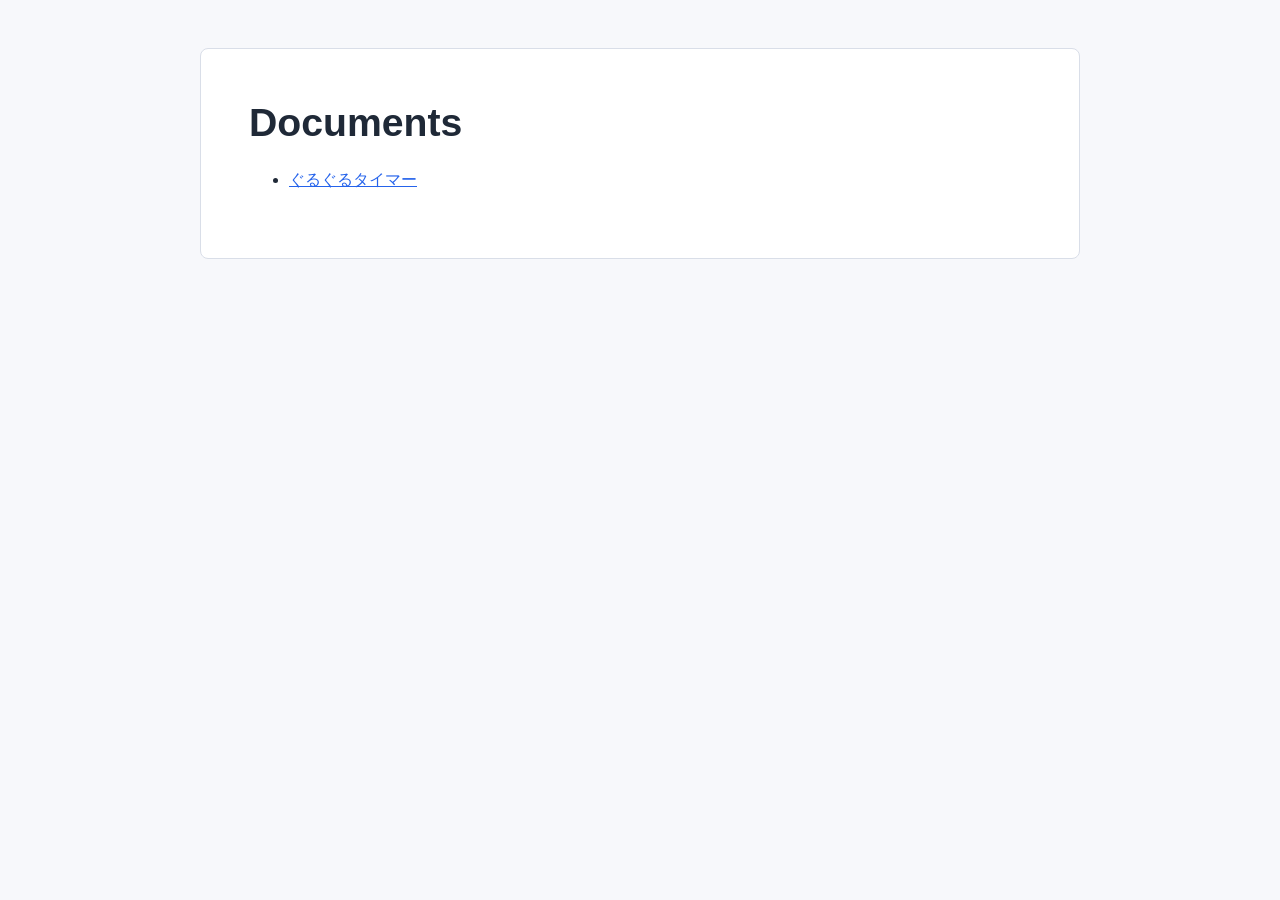
<file: index.html>
<!doctype html>
<html lang="ja">
  <head>
    <meta charset="utf-8" />
    <meta name="viewport" content="width=device-width, initial-scale=1" />
    <title>Documents</title>
    <style>
      body {
        margin: 0;
        background: #f7f8fb;
        color: #1f2937;
        font-family:
          -apple-system, BlinkMacSystemFont, "Helvetica Neue", "Yu Gothic",
          "YuGothic", "Hiragino Kaku Gothic ProN", Meiryo, sans-serif;
        line-height: 1.75;
      }

      main {
        width: min(880px, calc(100% - 32px));
        margin: 0 auto;
        padding: 48px 0 64px;
      }

      article {
        background: #ffffff;
        border: 1px solid #d9dee8;
        border-radius: 8px;
        padding: clamp(24px, 5vw, 48px);
      }

      h1 {
        margin: 0 0 16px;
        font-size: clamp(1.8rem, 4vw, 2.45rem);
        line-height: 1.35;
      }

      a {
        color: #2563eb;
      }
    </style>
  </head>
  <body>
    <main>
      <article>
        <h1>Documents</h1>
        <ul>
          <li><a href="./products/guruguru-timer/">ぐるぐるタイマー</a></li>
        </ul>
      </article>
    </main>
  </body>
</html>
</file>
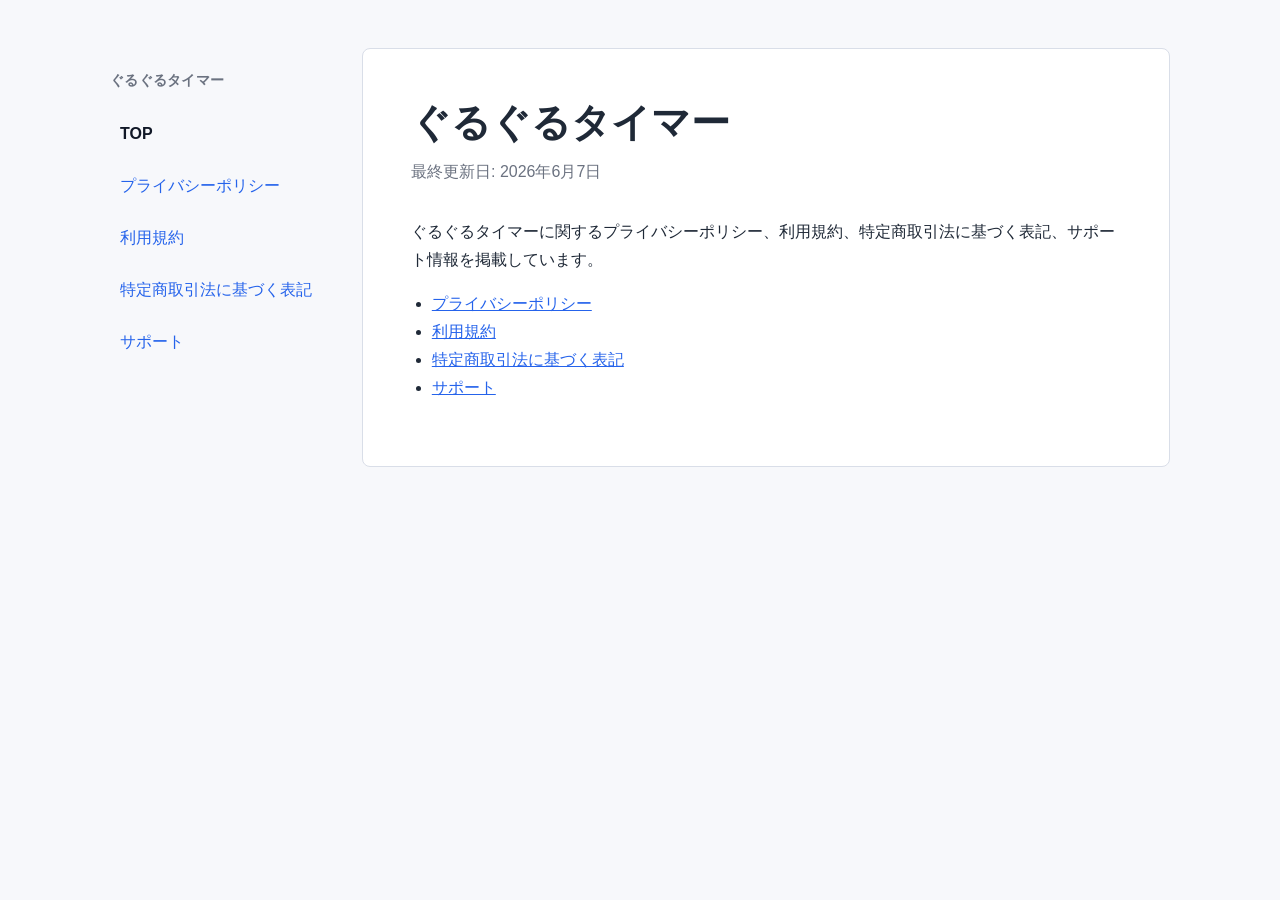
<file: guruguru-timer/legal/index.html>
<!doctype html>
<html lang="ja">
  <head>
    <meta charset="utf-8" />
    <meta name="viewport" content="width=device-width, initial-scale=1" />
    <title>ぐるぐるタイマー TOP</title>
    <link rel="stylesheet" href="./styles.css" />
  </head>
  <body>
    <main>
      <div class="page-shell">
        <aside class="side-nav" aria-label="ページナビゲーション">
          <p class="side-nav-title">ぐるぐるタイマー</p>
          <ul class="side-nav-list">
            <li><span class="active" aria-current="page">TOP</span></li>
            <li><a href="./privacy.html">プライバシーポリシー</a></li>
            <li><a href="./terms.html">利用規約</a></li>
            <li><a href="./commercial-transactions.html">特定商取引法に基づく表記</a></li>
            <li><a href="./support.html">サポート</a></li>
          </ul>
        </aside>

        <article>
          <h1>ぐるぐるタイマー</h1>
          <p class="meta">最終更新日: 2026年6月7日</p>
          <p>
            ぐるぐるタイマーに関するプライバシーポリシー、利用規約、特定商取引法に基づく表記、サポート情報を掲載しています。
          </p>
          <ul>
            <li><a href="./privacy.html">プライバシーポリシー</a></li>
            <li><a href="./terms.html">利用規約</a></li>
            <li><a href="./commercial-transactions.html">特定商取引法に基づく表記</a></li>
            <li><a href="./support.html">サポート</a></li>
          </ul>
        </article>
      </div>
    </main>
  </body>
</html>
</file>
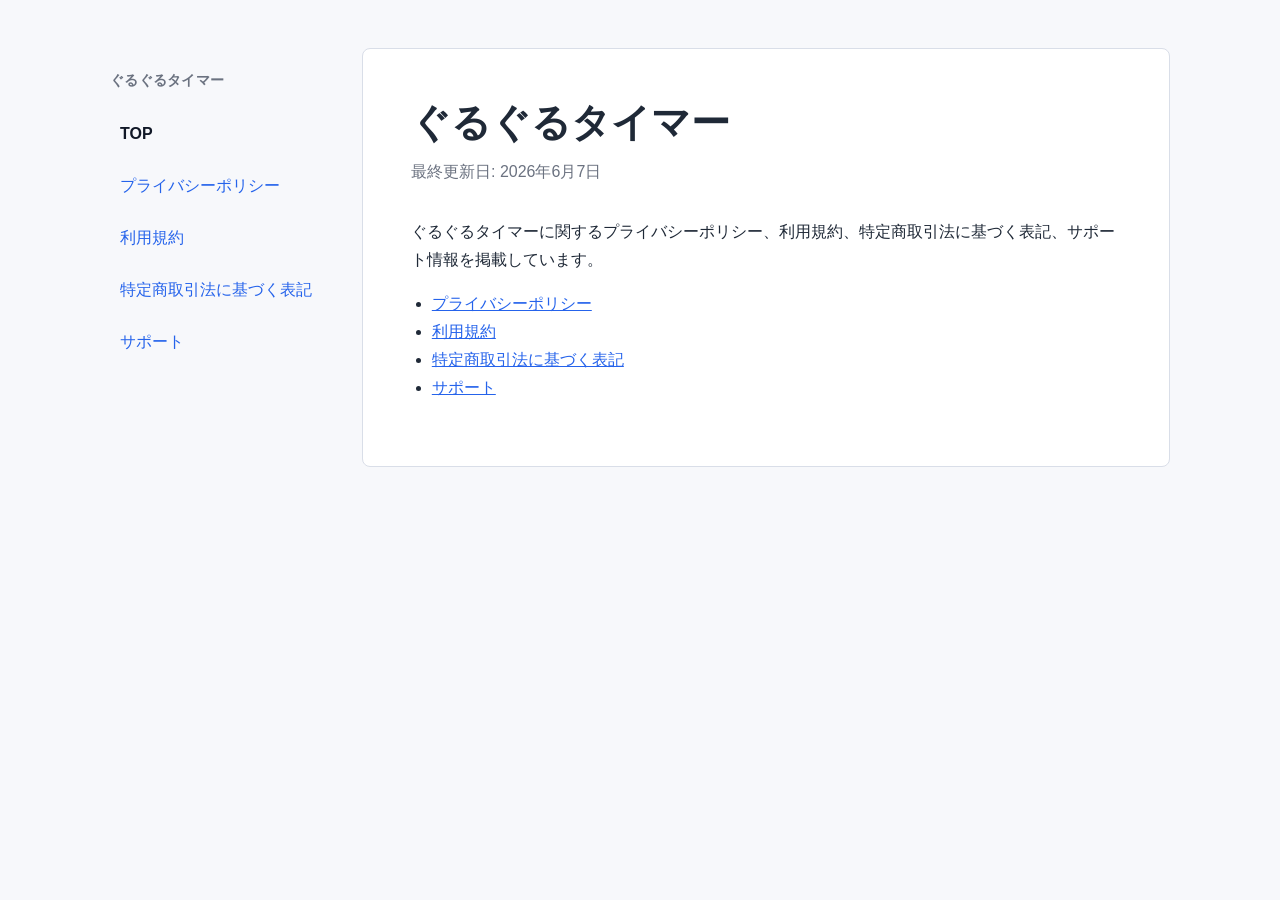
<file: products/guruguru-timer/index.html>
<!doctype html>
<html lang="ja">
  <head>
    <meta charset="utf-8" />
    <meta name="viewport" content="width=device-width, initial-scale=1" />
    <title>ぐるぐるタイマー TOP</title>
    <link rel="stylesheet" href="./styles.css?v=20260607-mobile-drawer" />
  </head>
  <body>
    <main>
      <div class="page-shell">
        <details class="mobile-nav">
          <summary>☰ メニュー</summary>
          <ul class="mobile-nav-list">
            <li><span class="active" aria-current="page">TOP</span></li>
            <li><a href="./privacy.html">プライバシーポリシー</a></li>
            <li><a href="./terms.html">利用規約</a></li>
            <li><a href="./commercial-transactions.html">特定商取引法に基づく表記</a></li>
            <li><a href="./support.html">サポート</a></li>
          </ul>
        </details>

        <aside class="side-nav" aria-label="ページナビゲーション">
          <p class="side-nav-title">ぐるぐるタイマー</p>
          <ul class="side-nav-list">
            <li><span class="active" aria-current="page">TOP</span></li>
            <li><a href="./privacy.html">プライバシーポリシー</a></li>
            <li><a href="./terms.html">利用規約</a></li>
            <li><a href="./commercial-transactions.html">特定商取引法に基づく表記</a></li>
            <li><a href="./support.html">サポート</a></li>
          </ul>
        </aside>

        <article>
          <h1>ぐるぐるタイマー</h1>
          <p class="meta">最終更新日: 2026年6月7日</p>
          <p>
            ぐるぐるタイマーに関するプライバシーポリシー、利用規約、特定商取引法に基づく表記、サポート情報を掲載しています。
          </p>
          <ul>
            <li><a href="./privacy.html">プライバシーポリシー</a></li>
            <li><a href="./terms.html">利用規約</a></li>
            <li><a href="./commercial-transactions.html">特定商取引法に基づく表記</a></li>
            <li><a href="./support.html">サポート</a></li>
          </ul>
        </article>
      </div>
    </main>
  </body>
</html>
</file>
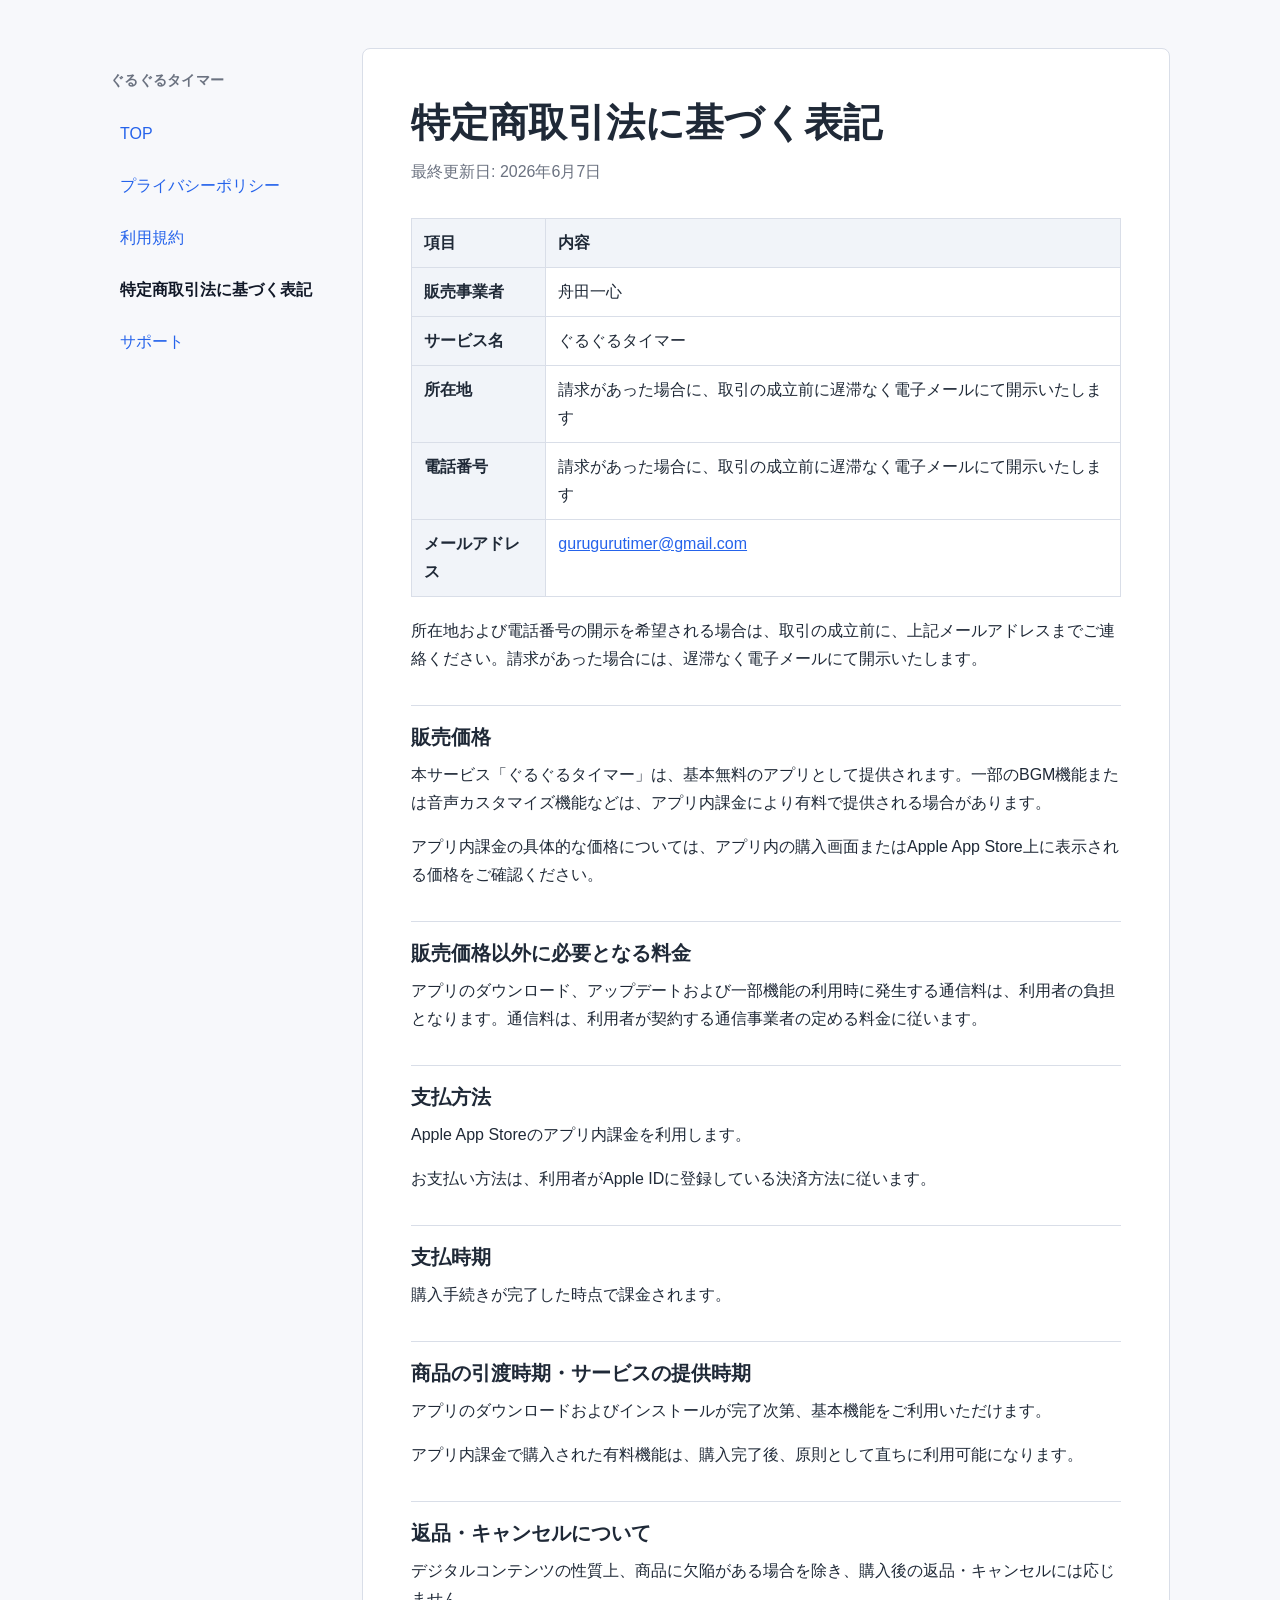
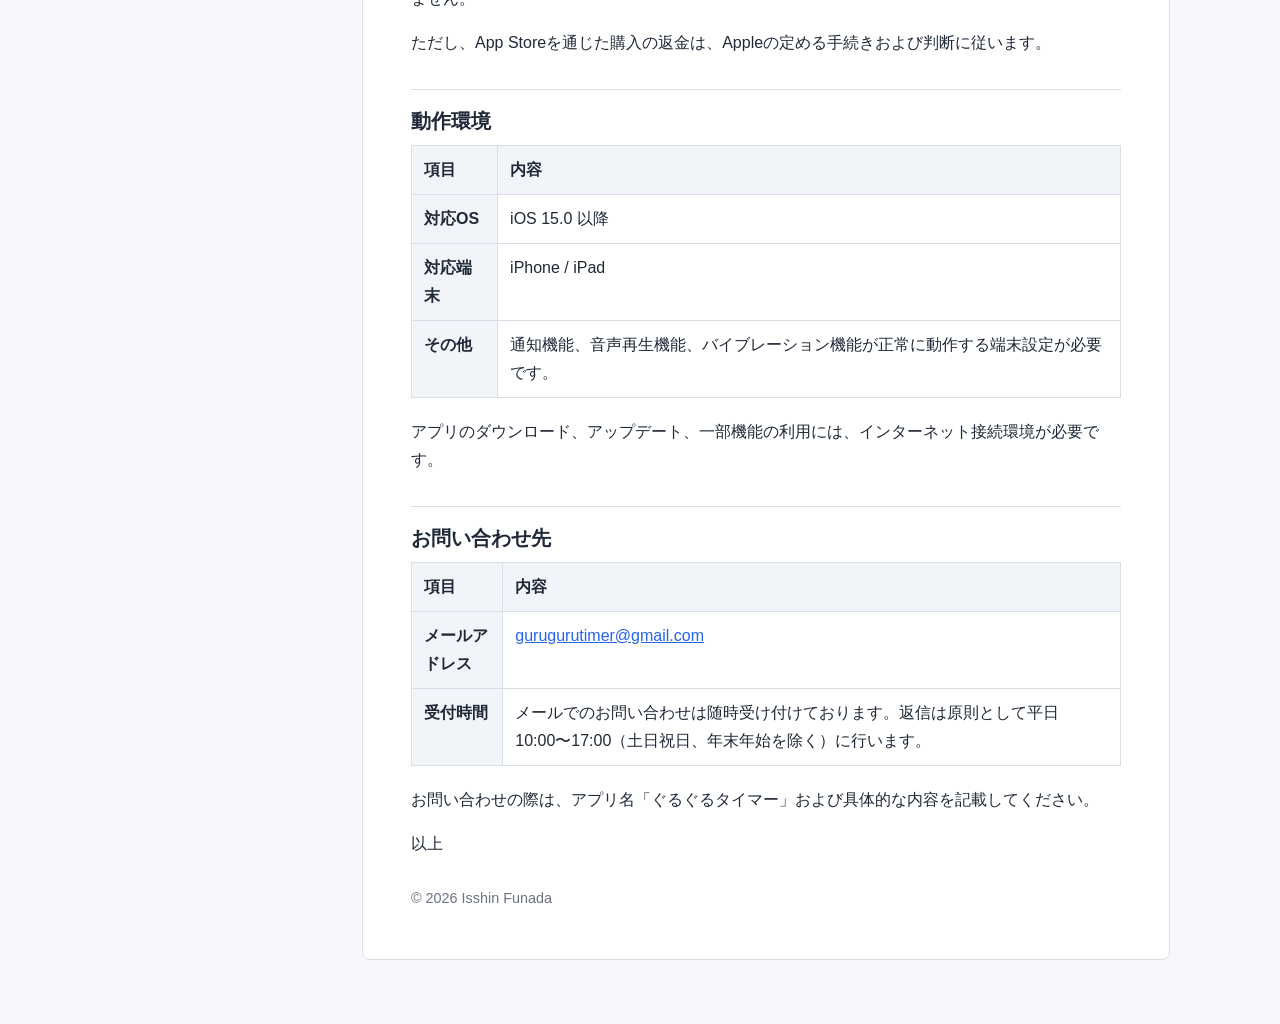
<file: guruguru-timer/legal/commercial-transactions.html>
<!doctype html>
<html lang="ja">
  <head>
    <meta charset="utf-8" />
    <meta name="viewport" content="width=device-width, initial-scale=1" />
    <title>ぐるぐるタイマー 特定商取引法に基づく表記</title>
    <link rel="stylesheet" href="./styles.css" />
  </head>
  <body>
    <main>
      <div class="page-shell">
        <aside class="side-nav" aria-label="ページナビゲーション">
          <p class="side-nav-title">ぐるぐるタイマー</p>
          <ul class="side-nav-list">
            <li><a href="./index.html">TOP</a></li>
            <li><a href="./privacy.html">プライバシーポリシー</a></li>
            <li><a href="./terms.html">利用規約</a></li>
            <li><span class="active" aria-current="page">特定商取引法に基づく表記</span></li>
            <li><a href="./support.html">サポート</a></li>
          </ul>
        </aside>

        <article>
          <h1>特定商取引法に基づく表記</h1>
          <p class="meta">最終更新日: 2026年6月7日</p>

          <table>
            <thead>
              <tr>
                <th>項目</th>
                <th>内容</th>
              </tr>
            </thead>
            <tbody>
              <tr>
                <th>販売事業者</th>
                <td>舟田一心</td>
              </tr>
              <tr>
                <th>サービス名</th>
                <td>ぐるぐるタイマー</td>
              </tr>
              <tr>
                <th>所在地</th>
                <td>請求があった場合に、取引の成立前に遅滞なく電子メールにて開示いたします</td>
              </tr>
              <tr>
                <th>電話番号</th>
                <td>請求があった場合に、取引の成立前に遅滞なく電子メールにて開示いたします</td>
              </tr>
              <tr>
                <th>メールアドレス</th>
                <td><a href="mailto:gurugurutimer@gmail.com">gurugurutimer@gmail.com</a></td>
              </tr>
            </tbody>
          </table>

          <p>
            所在地および電話番号の開示を希望される場合は、取引の成立前に、上記メールアドレスまでご連絡ください。請求があった場合には、遅滞なく電子メールにて開示いたします。
          </p>

          <h2>販売価格</h2>
          <p>
            本サービス「ぐるぐるタイマー」は、基本無料のアプリとして提供されます。一部のBGM機能または音声カスタマイズ機能などは、アプリ内課金により有料で提供される場合があります。
          </p>
          <p>
            アプリ内課金の具体的な価格については、アプリ内の購入画面またはApple App Store上に表示される価格をご確認ください。
          </p>

          <h2>販売価格以外に必要となる料金</h2>
          <p>
            アプリのダウンロード、アップデートおよび一部機能の利用時に発生する通信料は、利用者の負担となります。通信料は、利用者が契約する通信事業者の定める料金に従います。
          </p>

          <h2>支払方法</h2>
          <p>Apple App Storeのアプリ内課金を利用します。</p>
          <p>お支払い方法は、利用者がApple IDに登録している決済方法に従います。</p>

          <h2>支払時期</h2>
          <p>購入手続きが完了した時点で課金されます。</p>

          <h2>商品の引渡時期・サービスの提供時期</h2>
          <p>アプリのダウンロードおよびインストールが完了次第、基本機能をご利用いただけます。</p>
          <p>アプリ内課金で購入された有料機能は、購入完了後、原則として直ちに利用可能になります。</p>

          <h2>返品・キャンセルについて</h2>
          <p>デジタルコンテンツの性質上、商品に欠陥がある場合を除き、購入後の返品・キャンセルには応じません。</p>
          <p>ただし、App Storeを通じた購入の返金は、Appleの定める手続きおよび判断に従います。</p>

          <h2>動作環境</h2>
          <table>
            <thead>
              <tr>
                <th>項目</th>
                <th>内容</th>
              </tr>
            </thead>
            <tbody>
              <tr>
                <th>対応OS</th>
                <td>iOS 15.0 以降</td>
              </tr>
              <tr>
                <th>対応端末</th>
                <td>iPhone / iPad</td>
              </tr>
              <tr>
                <th>その他</th>
                <td>通知機能、音声再生機能、バイブレーション機能が正常に動作する端末設定が必要です。</td>
              </tr>
            </tbody>
          </table>
          <p>
            アプリのダウンロード、アップデート、一部機能の利用には、インターネット接続環境が必要です。
          </p>

          <h2>お問い合わせ先</h2>
          <table>
            <thead>
              <tr>
                <th>項目</th>
                <th>内容</th>
              </tr>
            </thead>
            <tbody>
              <tr>
                <th>メールアドレス</th>
                <td><a href="mailto:gurugurutimer@gmail.com">gurugurutimer@gmail.com</a></td>
              </tr>
              <tr>
                <th>受付時間</th>
                <td>メールでのお問い合わせは随時受け付けております。返信は原則として平日10:00〜17:00（土日祝日、年末年始を除く）に行います。</td>
              </tr>
            </tbody>
          </table>

          <p>お問い合わせの際は、アプリ名「ぐるぐるタイマー」および具体的な内容を記載してください。</p>

          <p>以上</p>

          <footer>© 2026 Isshin Funada</footer>
        </article>
      </div>
    </main>
  </body>
</html>
</file>
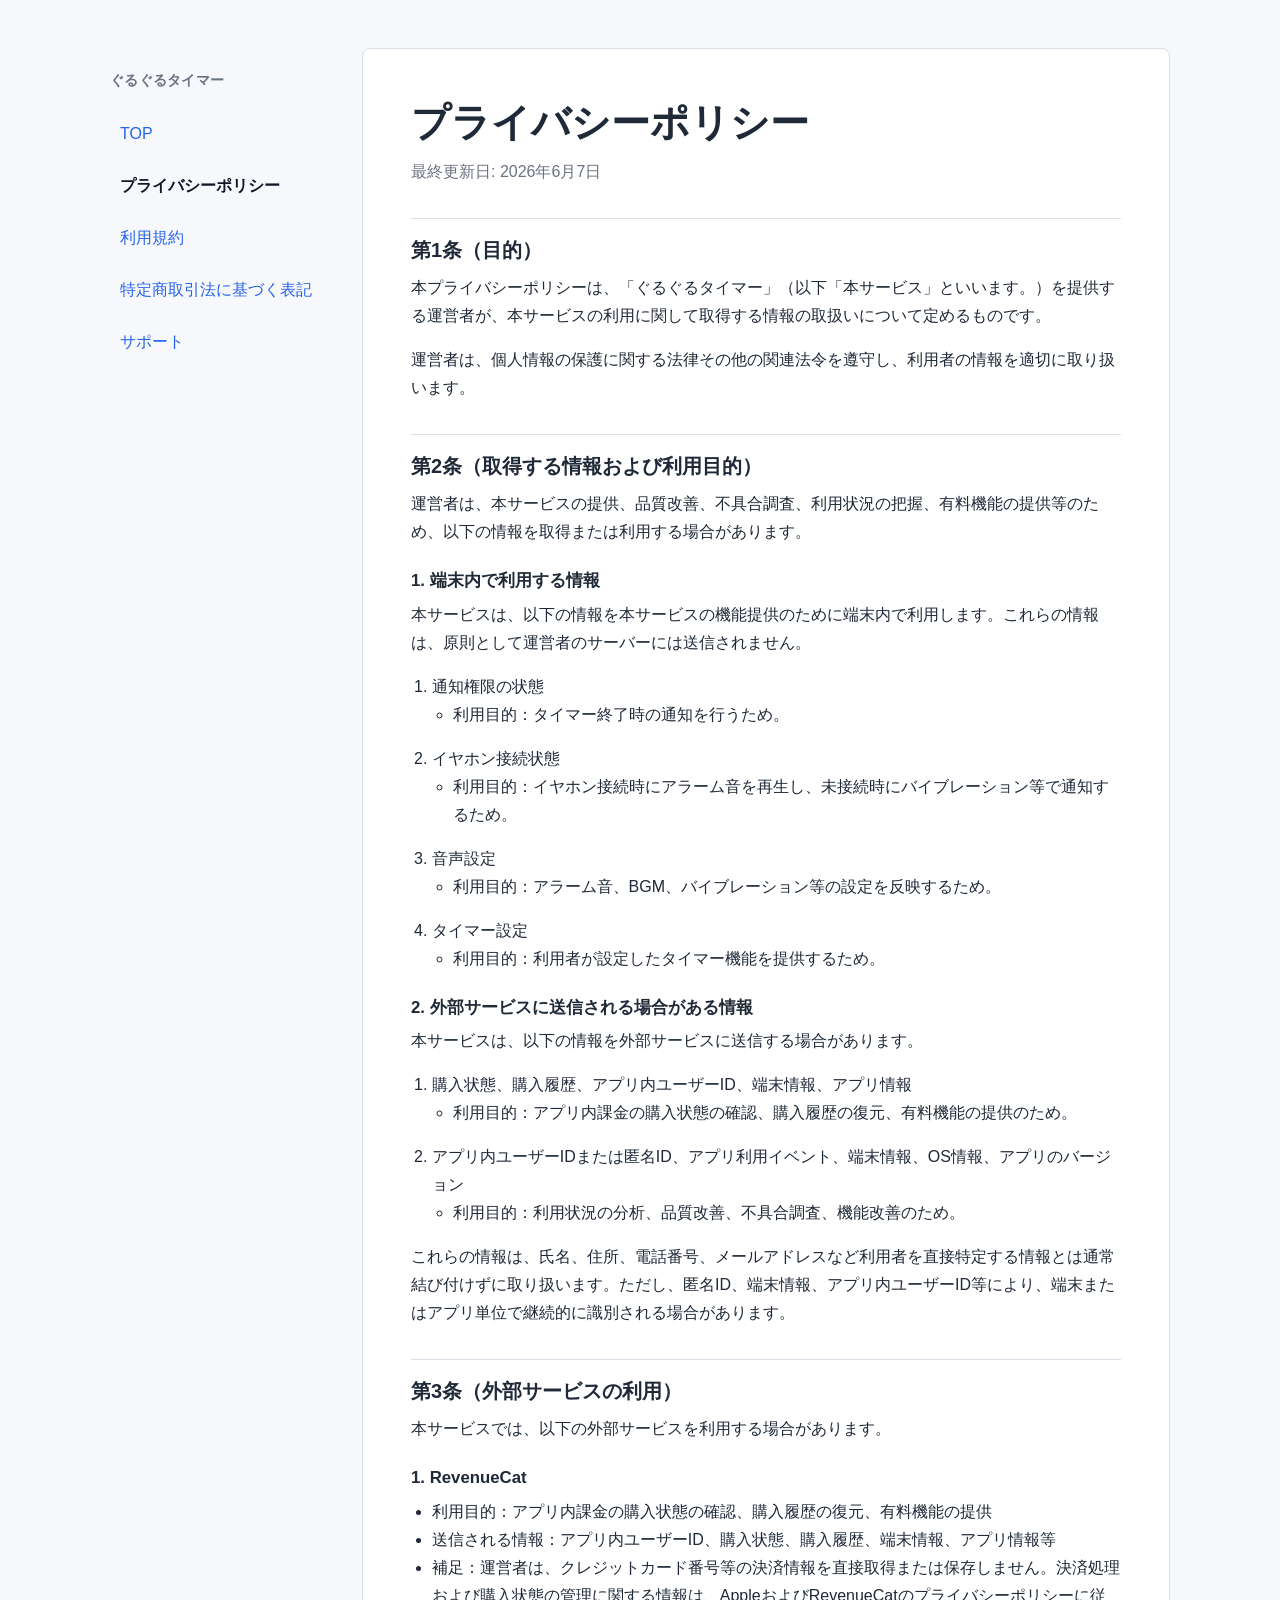
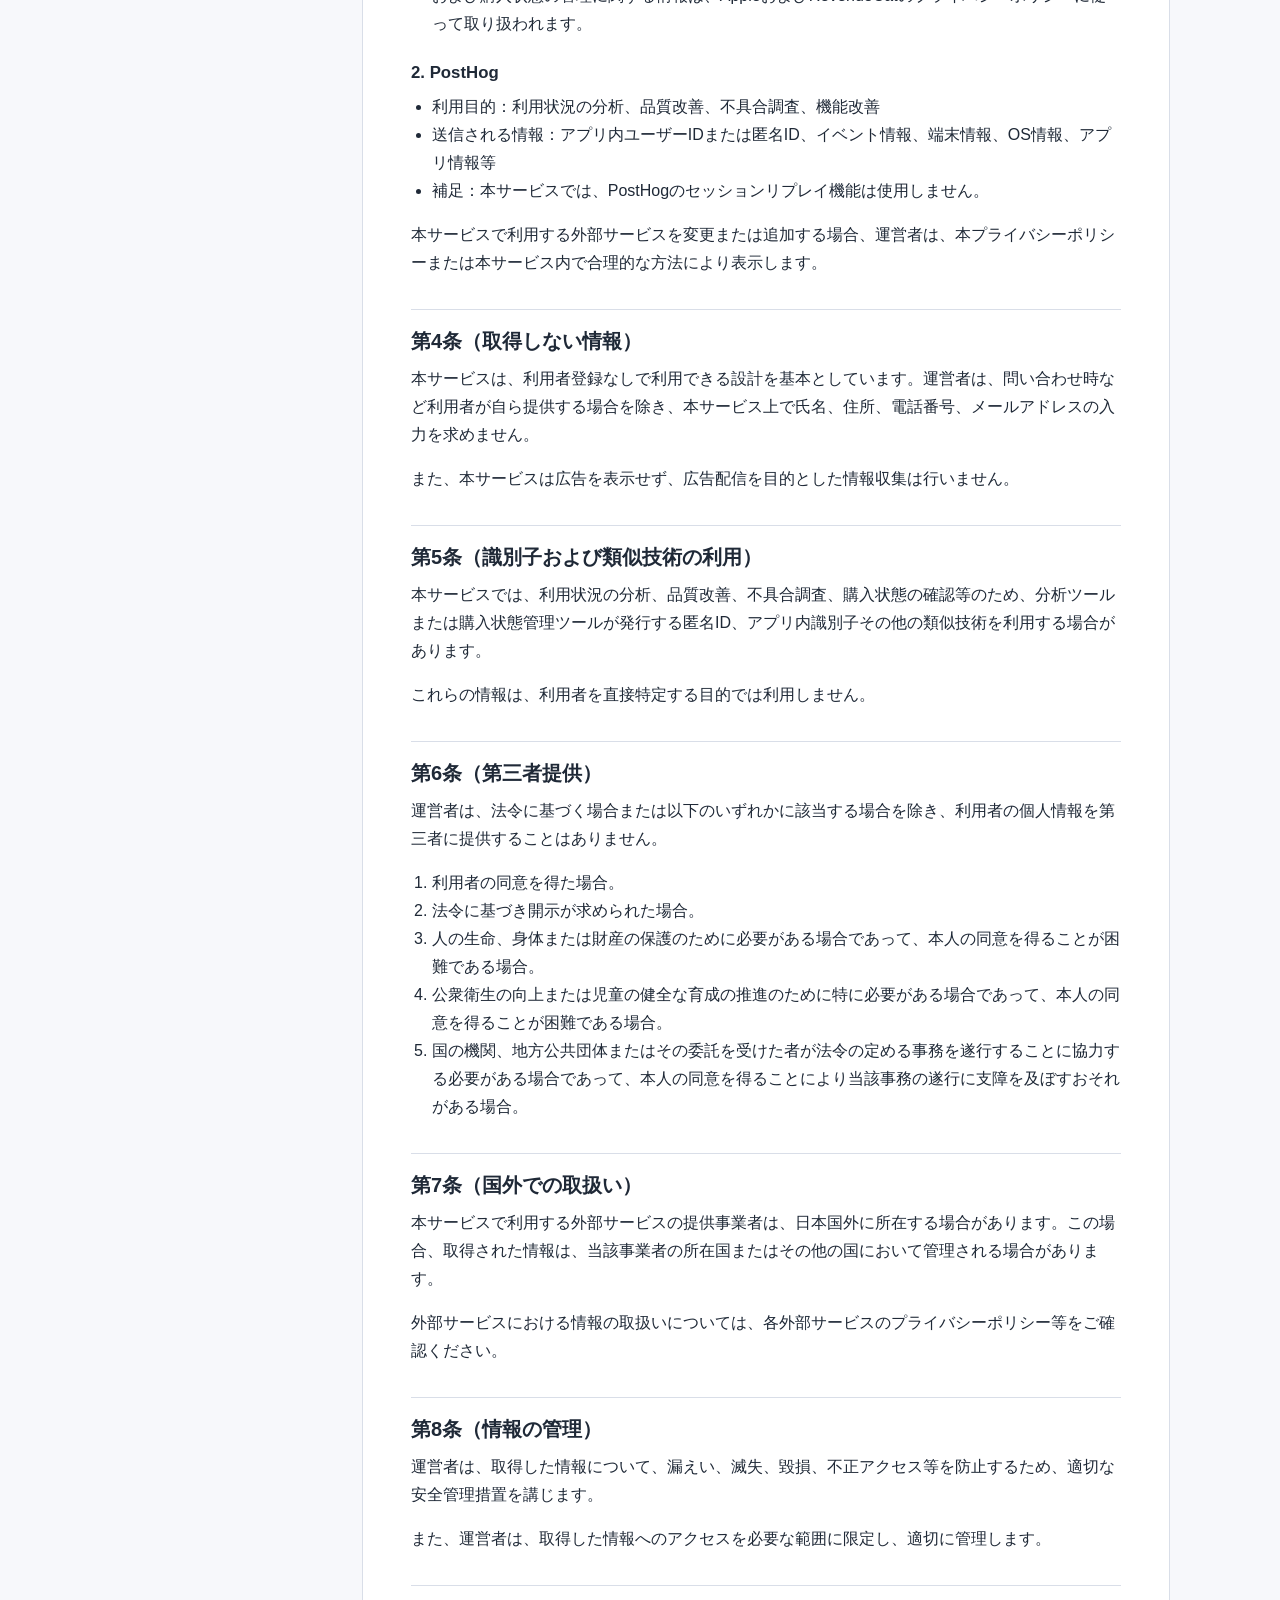
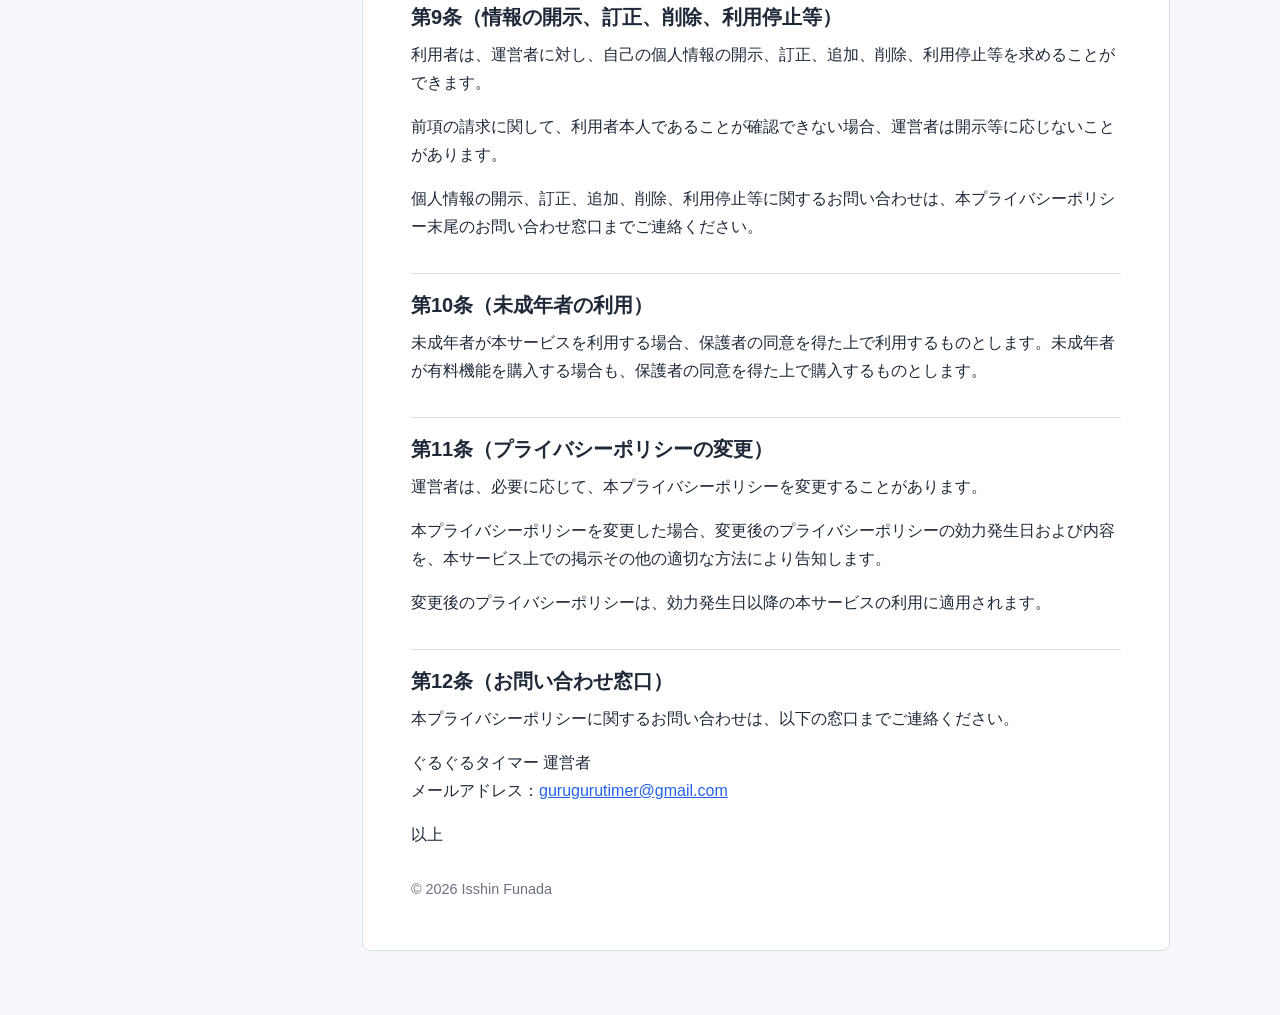
<file: guruguru-timer/legal/privacy.html>
<!doctype html>
<html lang="ja">
  <head>
    <meta charset="utf-8" />
    <meta name="viewport" content="width=device-width, initial-scale=1" />
    <title>ぐるぐるタイマー プライバシーポリシー</title>
    <link rel="stylesheet" href="./styles.css" />
  </head>
  <body>
    <main>
      <div class="page-shell">
        <aside class="side-nav" aria-label="ページナビゲーション">
          <p class="side-nav-title">ぐるぐるタイマー</p>
          <ul class="side-nav-list">
            <li><a href="./index.html">TOP</a></li>
            <li><span class="active" aria-current="page">プライバシーポリシー</span></li>
            <li><a href="./terms.html">利用規約</a></li>
            <li><a href="./commercial-transactions.html">特定商取引法に基づく表記</a></li>
            <li><a href="./support.html">サポート</a></li>
          </ul>
        </aside>

        <article>
          <h1>プライバシーポリシー</h1>
          <p class="meta">最終更新日: 2026年6月7日</p>

          <h2>第1条（目的）</h2>
          <p>
            本プライバシーポリシーは、「ぐるぐるタイマー」（以下「本サービス」といいます。）を提供する運営者が、本サービスの利用に関して取得する情報の取扱いについて定めるものです。
          </p>
          <p>
            運営者は、個人情報の保護に関する法律その他の関連法令を遵守し、利用者の情報を適切に取り扱います。
          </p>

          <h2>第2条（取得する情報および利用目的）</h2>
          <p>
            運営者は、本サービスの提供、品質改善、不具合調査、利用状況の把握、有料機能の提供等のため、以下の情報を取得または利用する場合があります。
          </p>

          <h3>1. 端末内で利用する情報</h3>
          <p>
            本サービスは、以下の情報を本サービスの機能提供のために端末内で利用します。これらの情報は、原則として運営者のサーバーには送信されません。
          </p>
          <ol>
            <li>
              通知権限の状態
              <ul>
                <li>利用目的：タイマー終了時の通知を行うため。</li>
              </ul>
            </li>
            <li>
              イヤホン接続状態
              <ul>
                <li>利用目的：イヤホン接続時にアラーム音を再生し、未接続時にバイブレーション等で通知するため。</li>
              </ul>
            </li>
            <li>
              音声設定
              <ul>
                <li>利用目的：アラーム音、BGM、バイブレーション等の設定を反映するため。</li>
              </ul>
            </li>
            <li>
              タイマー設定
              <ul>
                <li>利用目的：利用者が設定したタイマー機能を提供するため。</li>
              </ul>
            </li>
          </ol>

          <h3>2. 外部サービスに送信される場合がある情報</h3>
          <p>本サービスは、以下の情報を外部サービスに送信する場合があります。</p>
          <ol>
            <li>
              購入状態、購入履歴、アプリ内ユーザーID、端末情報、アプリ情報
              <ul>
                <li>利用目的：アプリ内課金の購入状態の確認、購入履歴の復元、有料機能の提供のため。</li>
              </ul>
            </li>
            <li>
              アプリ内ユーザーIDまたは匿名ID、アプリ利用イベント、端末情報、OS情報、アプリのバージョン
              <ul>
                <li>利用目的：利用状況の分析、品質改善、不具合調査、機能改善のため。</li>
              </ul>
            </li>
          </ol>
          <p>
            これらの情報は、氏名、住所、電話番号、メールアドレスなど利用者を直接特定する情報とは通常結び付けずに取り扱います。ただし、匿名ID、端末情報、アプリ内ユーザーID等により、端末またはアプリ単位で継続的に識別される場合があります。
          </p>

          <h2>第3条（外部サービスの利用）</h2>
          <p>本サービスでは、以下の外部サービスを利用する場合があります。</p>

          <h3>1. RevenueCat</h3>
          <ul>
            <li>利用目的：アプリ内課金の購入状態の確認、購入履歴の復元、有料機能の提供</li>
            <li>送信される情報：アプリ内ユーザーID、購入状態、購入履歴、端末情報、アプリ情報等</li>
            <li>補足：運営者は、クレジットカード番号等の決済情報を直接取得または保存しません。決済処理および購入状態の管理に関する情報は、AppleおよびRevenueCatのプライバシーポリシーに従って取り扱われます。</li>
          </ul>

          <h3>2. PostHog</h3>
          <ul>
            <li>利用目的：利用状況の分析、品質改善、不具合調査、機能改善</li>
            <li>送信される情報：アプリ内ユーザーIDまたは匿名ID、イベント情報、端末情報、OS情報、アプリ情報等</li>
            <li>補足：本サービスでは、PostHogのセッションリプレイ機能は使用しません。</li>
          </ul>
          <p>
            本サービスで利用する外部サービスを変更または追加する場合、運営者は、本プライバシーポリシーまたは本サービス内で合理的な方法により表示します。
          </p>

          <h2>第4条（取得しない情報）</h2>
          <p>
            本サービスは、利用者登録なしで利用できる設計を基本としています。運営者は、問い合わせ時など利用者が自ら提供する場合を除き、本サービス上で氏名、住所、電話番号、メールアドレスの入力を求めません。
          </p>
          <p>
            また、本サービスは広告を表示せず、広告配信を目的とした情報収集は行いません。
          </p>

          <h2>第5条（識別子および類似技術の利用）</h2>
          <p>
            本サービスでは、利用状況の分析、品質改善、不具合調査、購入状態の確認等のため、分析ツールまたは購入状態管理ツールが発行する匿名ID、アプリ内識別子その他の類似技術を利用する場合があります。
          </p>
          <p>これらの情報は、利用者を直接特定する目的では利用しません。</p>

          <h2>第6条（第三者提供）</h2>
          <p>
            運営者は、法令に基づく場合または以下のいずれかに該当する場合を除き、利用者の個人情報を第三者に提供することはありません。
          </p>
          <ol>
            <li>利用者の同意を得た場合。</li>
            <li>法令に基づき開示が求められた場合。</li>
            <li>人の生命、身体または財産の保護のために必要がある場合であって、本人の同意を得ることが困難である場合。</li>
            <li>公衆衛生の向上または児童の健全な育成の推進のために特に必要がある場合であって、本人の同意を得ることが困難である場合。</li>
            <li>国の機関、地方公共団体またはその委託を受けた者が法令の定める事務を遂行することに協力する必要がある場合であって、本人の同意を得ることにより当該事務の遂行に支障を及ぼすおそれがある場合。</li>
          </ol>

          <h2>第7条（国外での取扱い）</h2>
          <p>
            本サービスで利用する外部サービスの提供事業者は、日本国外に所在する場合があります。この場合、取得された情報は、当該事業者の所在国またはその他の国において管理される場合があります。
          </p>
          <p>
            外部サービスにおける情報の取扱いについては、各外部サービスのプライバシーポリシー等をご確認ください。
          </p>

          <h2>第8条（情報の管理）</h2>
          <p>
            運営者は、取得した情報について、漏えい、滅失、毀損、不正アクセス等を防止するため、適切な安全管理措置を講じます。
          </p>
          <p>
            また、運営者は、取得した情報へのアクセスを必要な範囲に限定し、適切に管理します。
          </p>

          <h2>第9条（情報の開示、訂正、削除、利用停止等）</h2>
          <p>
            利用者は、運営者に対し、自己の個人情報の開示、訂正、追加、削除、利用停止等を求めることができます。
          </p>
          <p>
            前項の請求に関して、利用者本人であることが確認できない場合、運営者は開示等に応じないことがあります。
          </p>
          <p>
            個人情報の開示、訂正、追加、削除、利用停止等に関するお問い合わせは、本プライバシーポリシー末尾のお問い合わせ窓口までご連絡ください。
          </p>

          <h2>第10条（未成年者の利用）</h2>
          <p>
            未成年者が本サービスを利用する場合、保護者の同意を得た上で利用するものとします。未成年者が有料機能を購入する場合も、保護者の同意を得た上で購入するものとします。
          </p>

          <h2>第11条（プライバシーポリシーの変更）</h2>
          <p>運営者は、必要に応じて、本プライバシーポリシーを変更することがあります。</p>
          <p>
            本プライバシーポリシーを変更した場合、変更後のプライバシーポリシーの効力発生日および内容を、本サービス上での掲示その他の適切な方法により告知します。
          </p>
          <p>
            変更後のプライバシーポリシーは、効力発生日以降の本サービスの利用に適用されます。
          </p>

          <h2>第12条（お問い合わせ窓口）</h2>
          <p>
            本プライバシーポリシーに関するお問い合わせは、以下の窓口までご連絡ください。
          </p>
          <p>
            ぐるぐるタイマー 運営者<br />
            メールアドレス：<a href="mailto:gurugurutimer@gmail.com">gurugurutimer@gmail.com</a>
          </p>

          <p>以上</p>

          <footer>© 2026 Isshin Funada</footer>
        </article>
      </div>
    </main>
  </body>
</html>
</file>
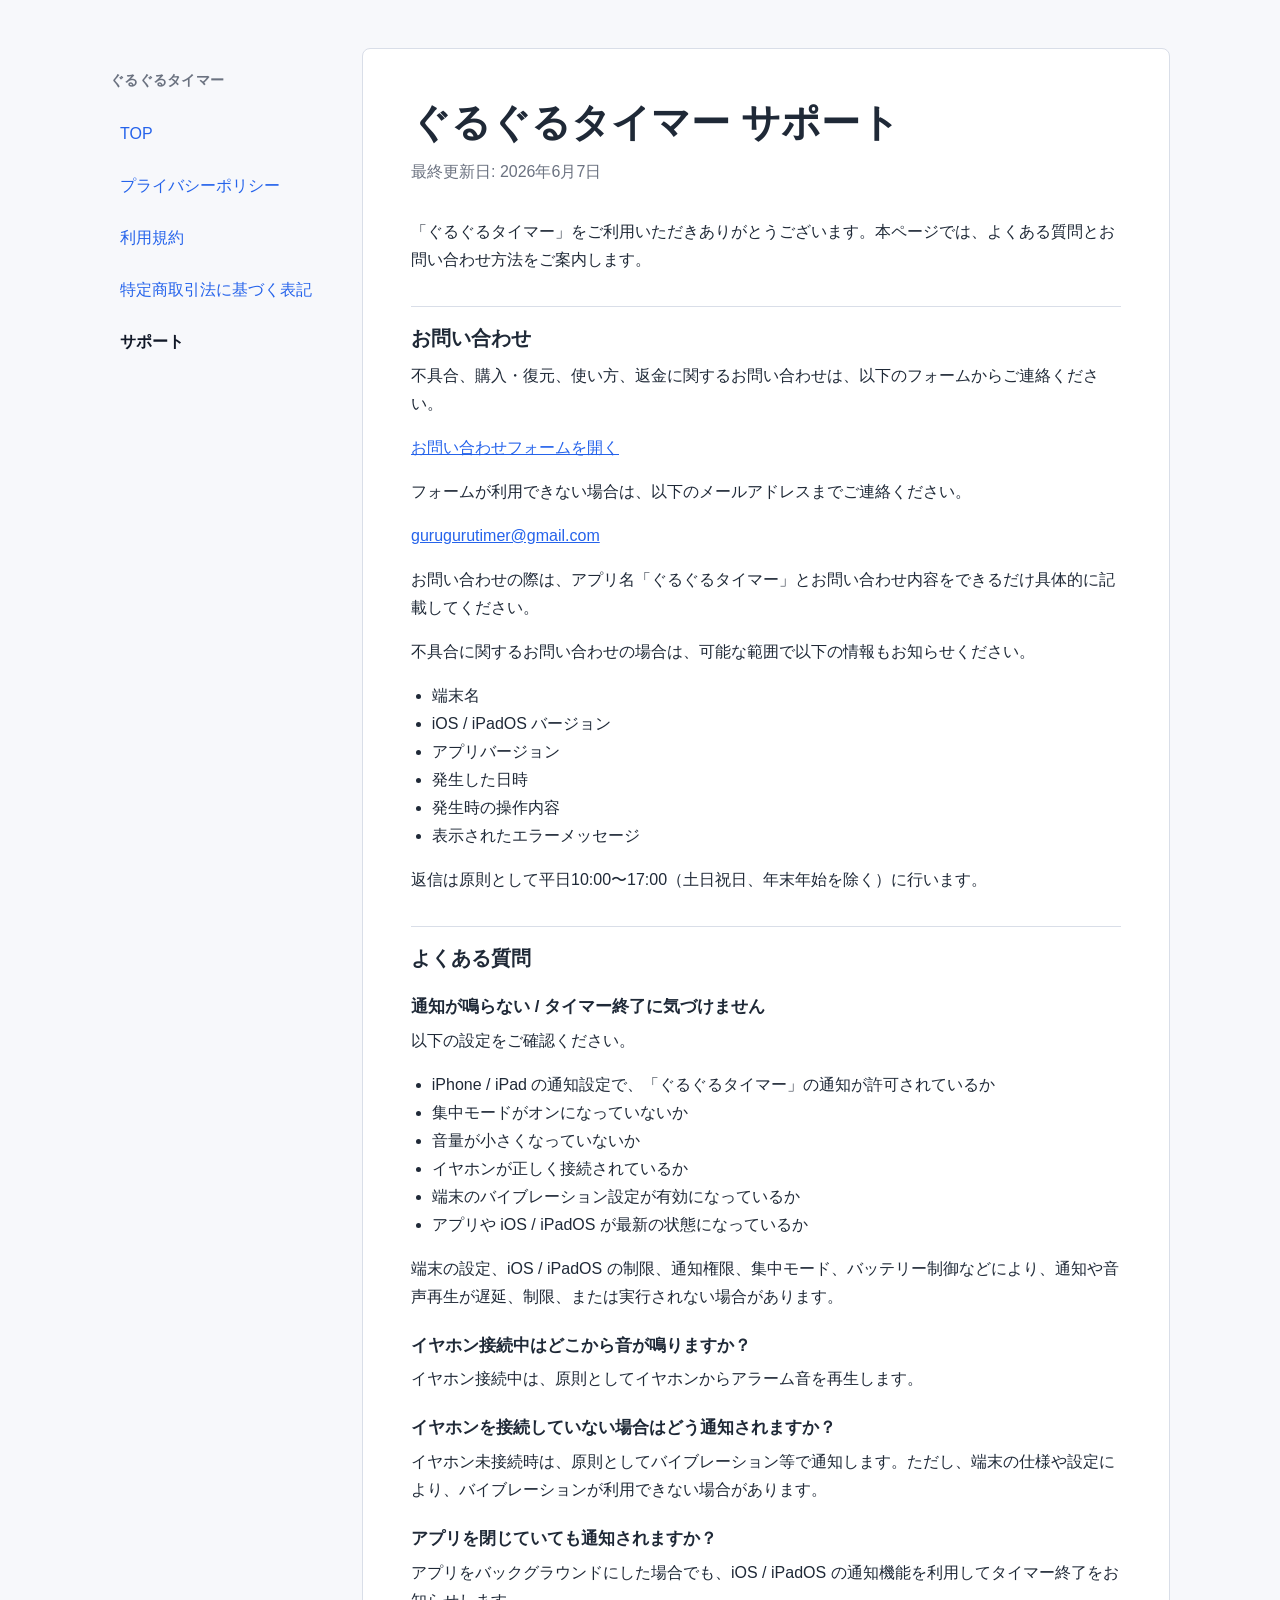
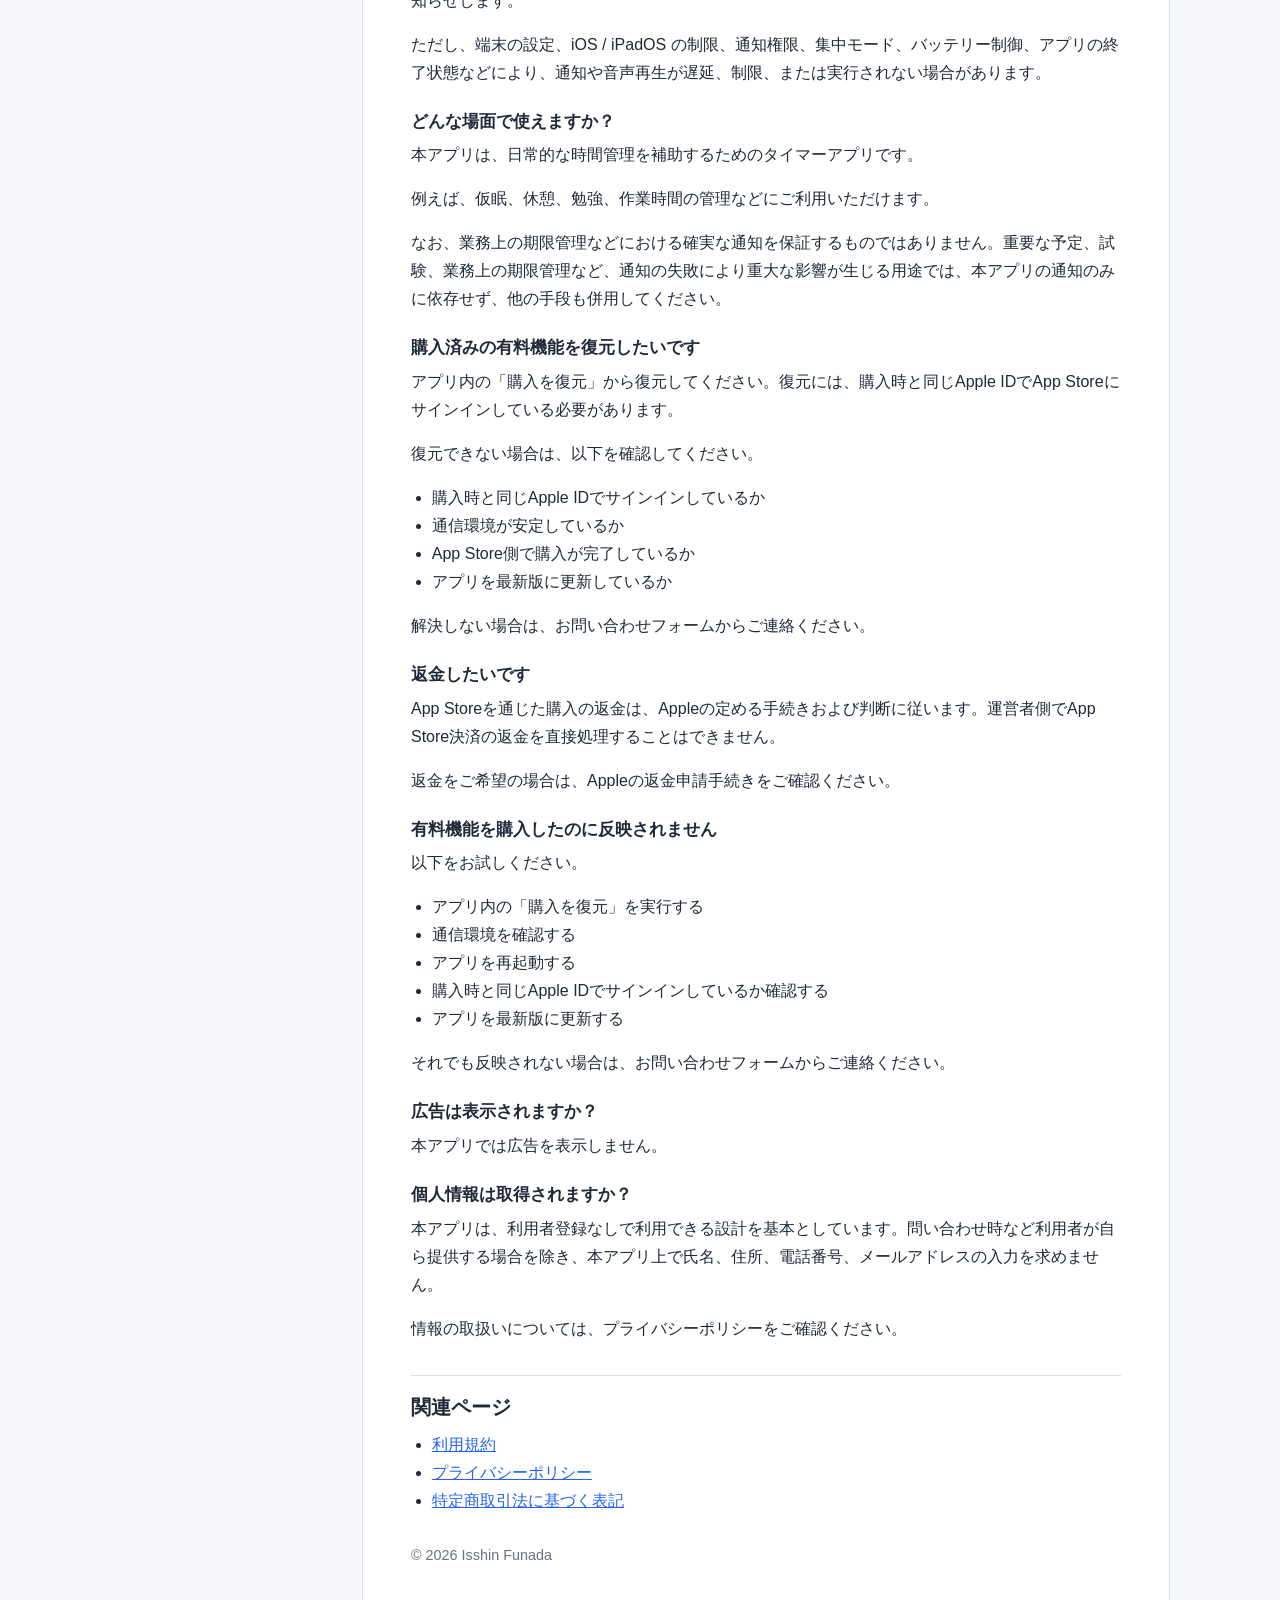
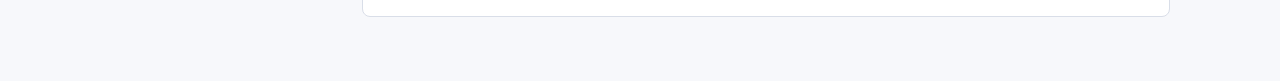
<file: guruguru-timer/legal/support.html>
<!doctype html>
<html lang="ja">
  <head>
    <meta charset="utf-8" />
    <meta name="viewport" content="width=device-width, initial-scale=1" />
    <title>ぐるぐるタイマー サポート</title>
    <link rel="stylesheet" href="./styles.css" />
  </head>
  <body>
    <main>
      <div class="page-shell">
        <aside class="side-nav" aria-label="ページナビゲーション">
          <p class="side-nav-title">ぐるぐるタイマー</p>
          <ul class="side-nav-list">
            <li><a href="./index.html">TOP</a></li>
            <li><a href="./privacy.html">プライバシーポリシー</a></li>
            <li><a href="./terms.html">利用規約</a></li>
            <li><a href="./commercial-transactions.html">特定商取引法に基づく表記</a></li>
            <li><span class="active" aria-current="page">サポート</span></li>
          </ul>
        </aside>

        <article>
          <h1>ぐるぐるタイマー サポート</h1>
          <p class="meta">最終更新日: 2026年6月7日</p>

          <p>
            「ぐるぐるタイマー」をご利用いただきありがとうございます。本ページでは、よくある質問とお問い合わせ方法をご案内します。
          </p>

          <h2>お問い合わせ</h2>
          <p>
            不具合、購入・復元、使い方、返金に関するお問い合わせは、以下のフォームからご連絡ください。
          </p>
          <p>
            <a href="https://tally.so/r/XxQReP">お問い合わせフォームを開く</a>
          </p>
          <p>
            フォームが利用できない場合は、以下のメールアドレスまでご連絡ください。
          </p>
          <p>
            <a href="mailto:gurugurutimer@gmail.com">gurugurutimer@gmail.com</a>
          </p>
          <p>
            お問い合わせの際は、アプリ名「ぐるぐるタイマー」とお問い合わせ内容をできるだけ具体的に記載してください。
          </p>
          <p>
            不具合に関するお問い合わせの場合は、可能な範囲で以下の情報もお知らせください。
          </p>
          <ul>
            <li>端末名</li>
            <li>iOS / iPadOS バージョン</li>
            <li>アプリバージョン</li>
            <li>発生した日時</li>
            <li>発生時の操作内容</li>
            <li>表示されたエラーメッセージ</li>
          </ul>
          <p>
            返信は原則として平日10:00〜17:00（土日祝日、年末年始を除く）に行います。
          </p>

          <h2>よくある質問</h2>

          <h3>通知が鳴らない / タイマー終了に気づけません</h3>
          <p>以下の設定をご確認ください。</p>
          <ul>
            <li>iPhone / iPad の通知設定で、「ぐるぐるタイマー」の通知が許可されているか</li>
            <li>集中モードがオンになっていないか</li>
            <li>音量が小さくなっていないか</li>
            <li>イヤホンが正しく接続されているか</li>
            <li>端末のバイブレーション設定が有効になっているか</li>
            <li>アプリや iOS / iPadOS が最新の状態になっているか</li>
          </ul>
          <p>
            端末の設定、iOS / iPadOS の制限、通知権限、集中モード、バッテリー制御などにより、通知や音声再生が遅延、制限、または実行されない場合があります。
          </p>

          <h3>イヤホン接続中はどこから音が鳴りますか？</h3>
          <p>イヤホン接続中は、原則としてイヤホンからアラーム音を再生します。</p>

          <h3>イヤホンを接続していない場合はどう通知されますか？</h3>
          <p>
            イヤホン未接続時は、原則としてバイブレーション等で通知します。ただし、端末の仕様や設定により、バイブレーションが利用できない場合があります。
          </p>

          <h3>アプリを閉じていても通知されますか？</h3>
          <p>
            アプリをバックグラウンドにした場合でも、iOS / iPadOS の通知機能を利用してタイマー終了をお知らせします。
          </p>
          <p>
            ただし、端末の設定、iOS / iPadOS の制限、通知権限、集中モード、バッテリー制御、アプリの終了状態などにより、通知や音声再生が遅延、制限、または実行されない場合があります。
          </p>

          <h3>どんな場面で使えますか？</h3>
          <p>本アプリは、日常的な時間管理を補助するためのタイマーアプリです。</p>
          <p>例えば、仮眠、休憩、勉強、作業時間の管理などにご利用いただけます。</p>
          <p>
            なお、業務上の期限管理などにおける確実な通知を保証するものではありません。重要な予定、試験、業務上の期限管理など、通知の失敗により重大な影響が生じる用途では、本アプリの通知のみに依存せず、他の手段も併用してください。
          </p>

          <h3>購入済みの有料機能を復元したいです</h3>
          <p>
            アプリ内の「購入を復元」から復元してください。復元には、購入時と同じApple IDでApp Storeにサインインしている必要があります。
          </p>
          <p>復元できない場合は、以下を確認してください。</p>
          <ul>
            <li>購入時と同じApple IDでサインインしているか</li>
            <li>通信環境が安定しているか</li>
            <li>App Store側で購入が完了しているか</li>
            <li>アプリを最新版に更新しているか</li>
          </ul>
          <p>解決しない場合は、お問い合わせフォームからご連絡ください。</p>

          <h3>返金したいです</h3>
          <p>
            App Storeを通じた購入の返金は、Appleの定める手続きおよび判断に従います。運営者側でApp Store決済の返金を直接処理することはできません。
          </p>
          <p>返金をご希望の場合は、Appleの返金申請手続きをご確認ください。</p>

          <h3>有料機能を購入したのに反映されません</h3>
          <p>以下をお試しください。</p>
          <ul>
            <li>アプリ内の「購入を復元」を実行する</li>
            <li>通信環境を確認する</li>
            <li>アプリを再起動する</li>
            <li>購入時と同じApple IDでサインインしているか確認する</li>
            <li>アプリを最新版に更新する</li>
          </ul>
          <p>それでも反映されない場合は、お問い合わせフォームからご連絡ください。</p>

          <h3>広告は表示されますか？</h3>
          <p>本アプリでは広告を表示しません。</p>

          <h3>個人情報は取得されますか？</h3>
          <p>
            本アプリは、利用者登録なしで利用できる設計を基本としています。問い合わせ時など利用者が自ら提供する場合を除き、本アプリ上で氏名、住所、電話番号、メールアドレスの入力を求めません。
          </p>
          <p>情報の取扱いについては、プライバシーポリシーをご確認ください。</p>

          <h2>関連ページ</h2>
          <ul>
            <li><a href="./terms.html">利用規約</a></li>
            <li><a href="./privacy.html">プライバシーポリシー</a></li>
            <li><a href="./commercial-transactions.html">特定商取引法に基づく表記</a></li>
          </ul>

          <footer>© 2026 Isshin Funada</footer>
        </article>
      </div>
    </main>
  </body>
</html>
</file>
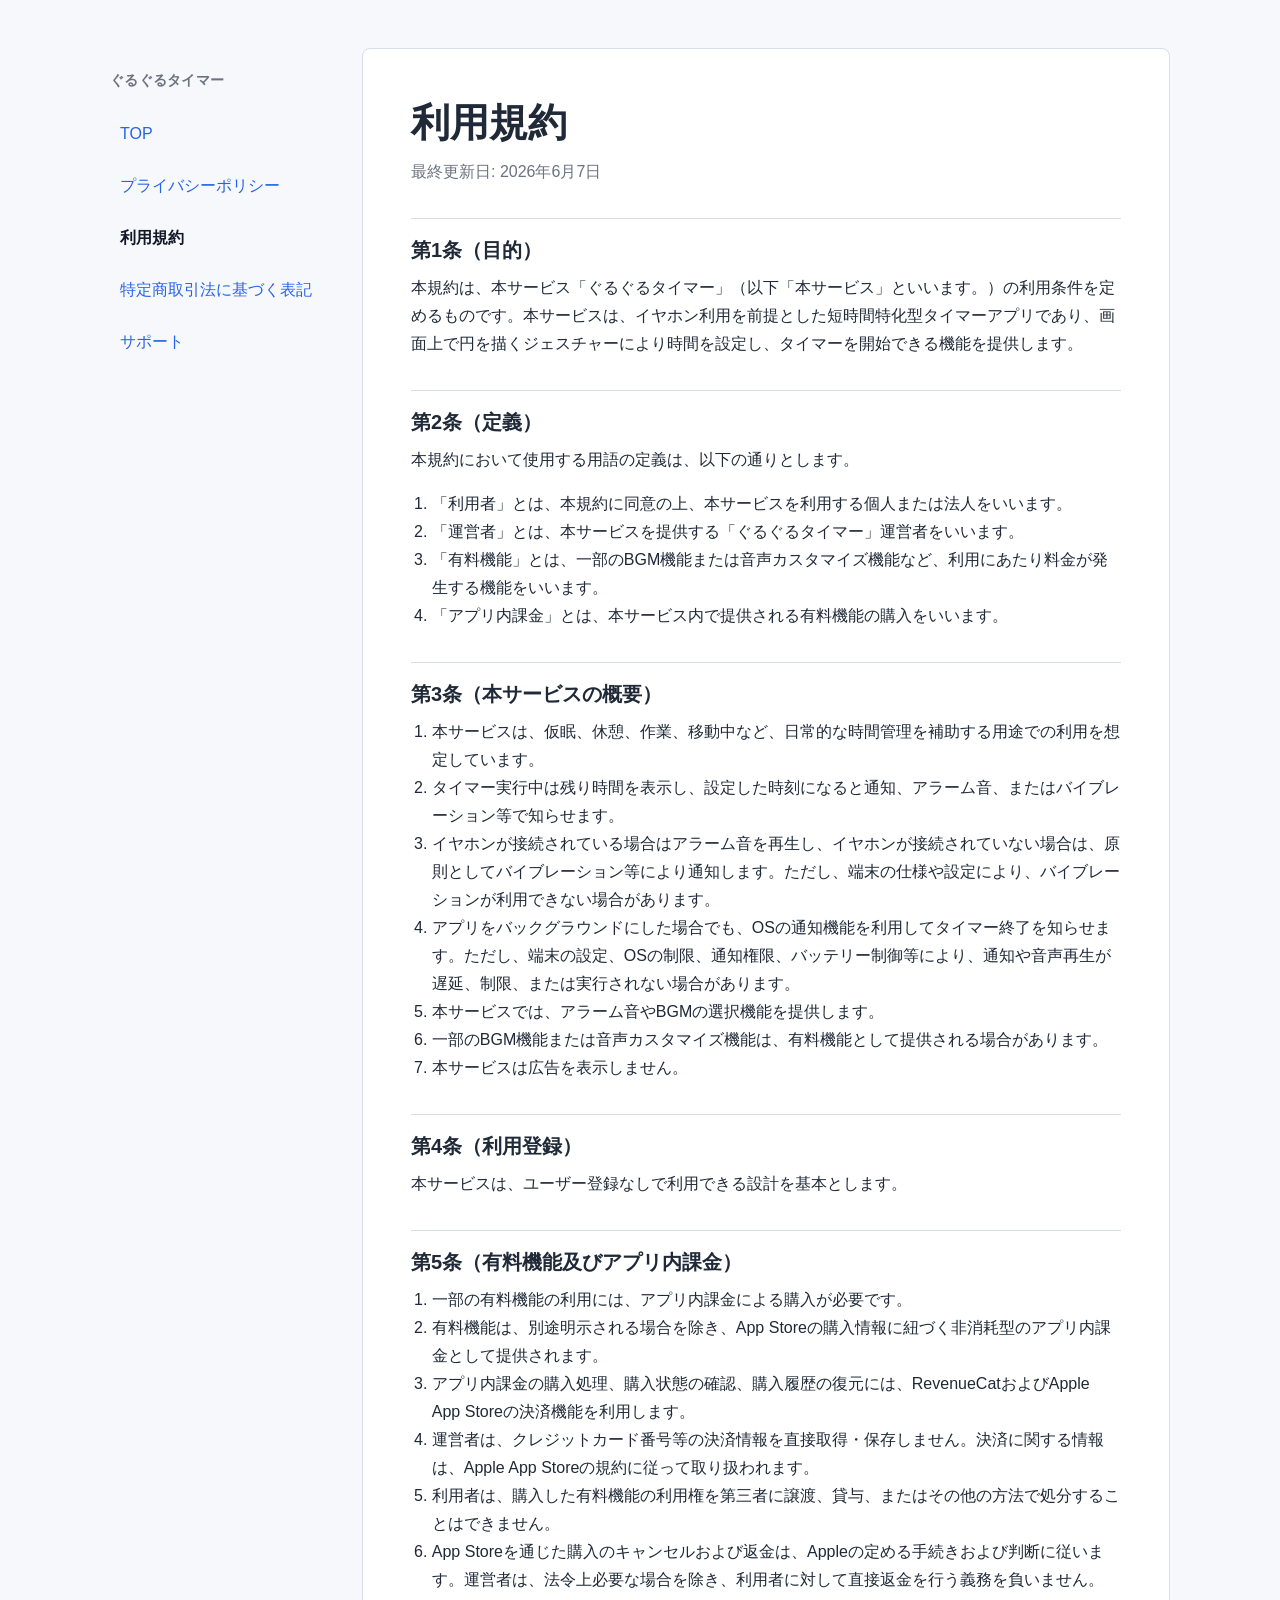
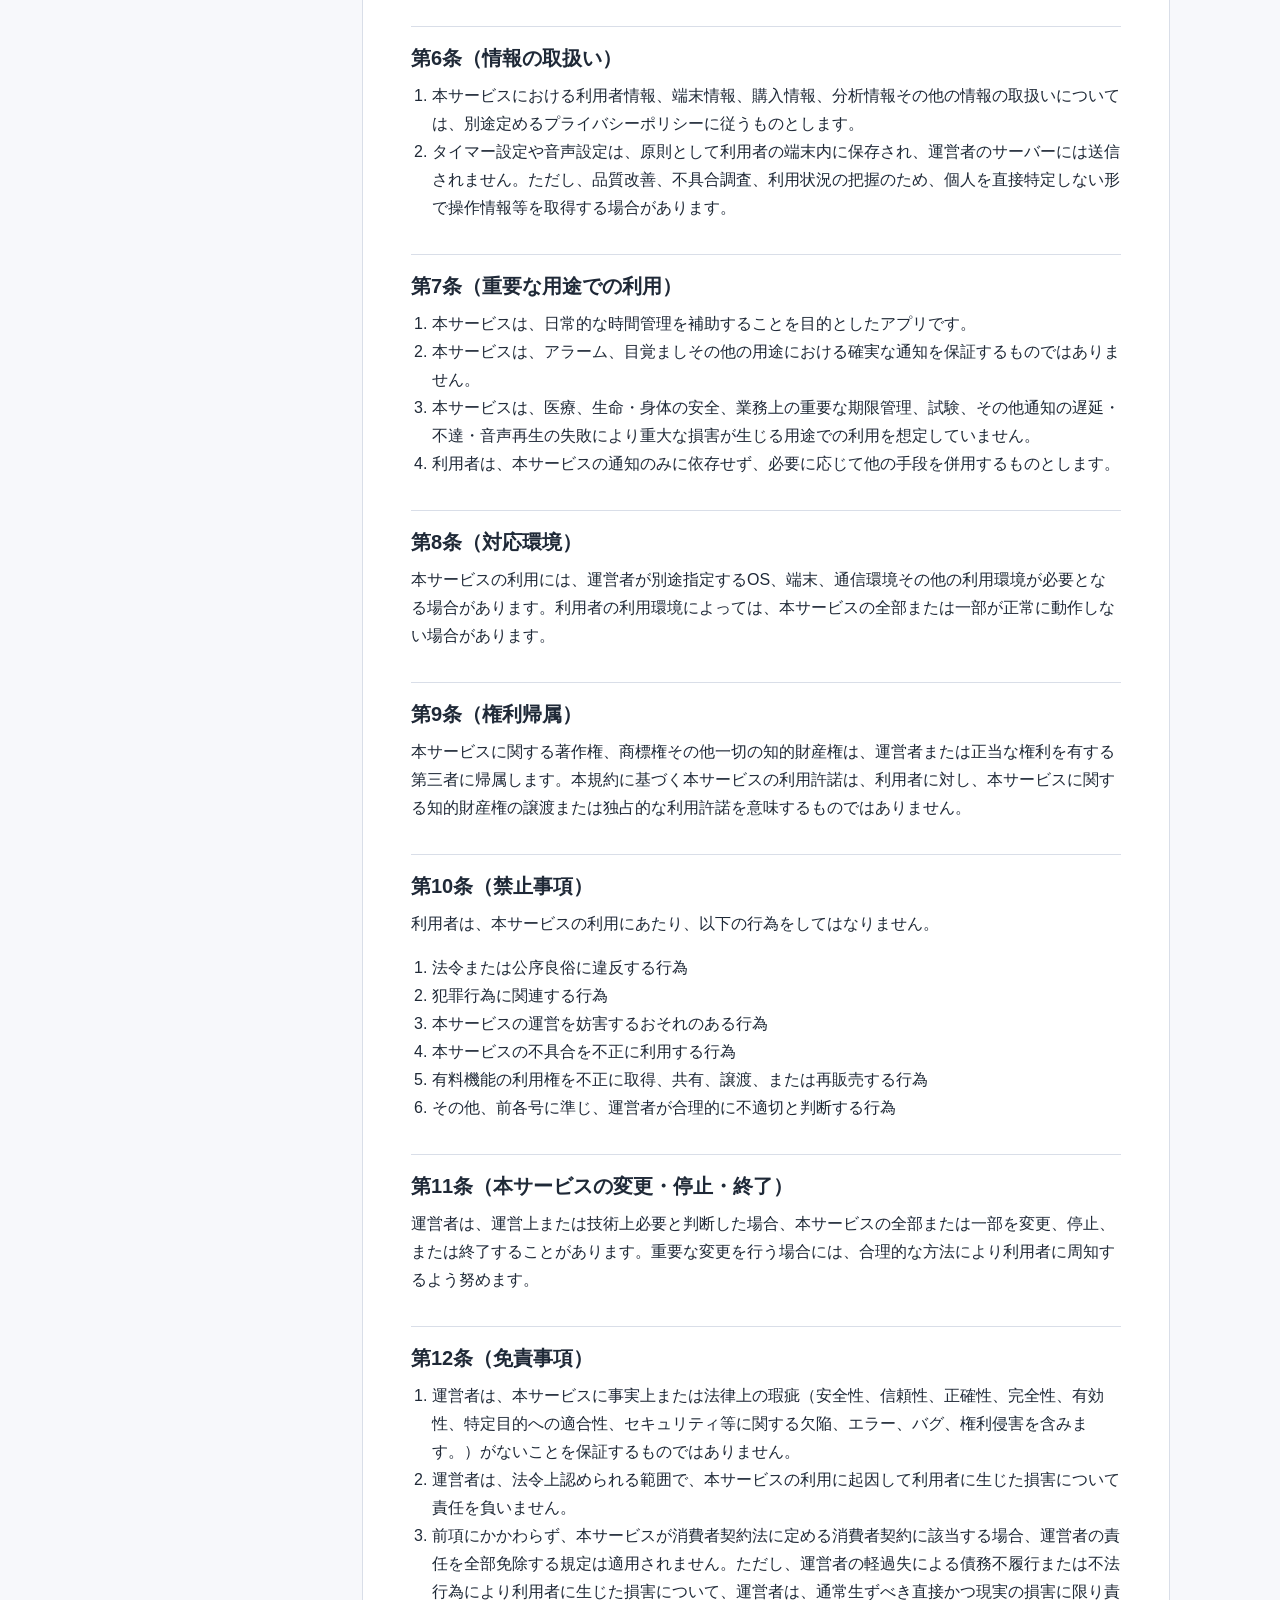
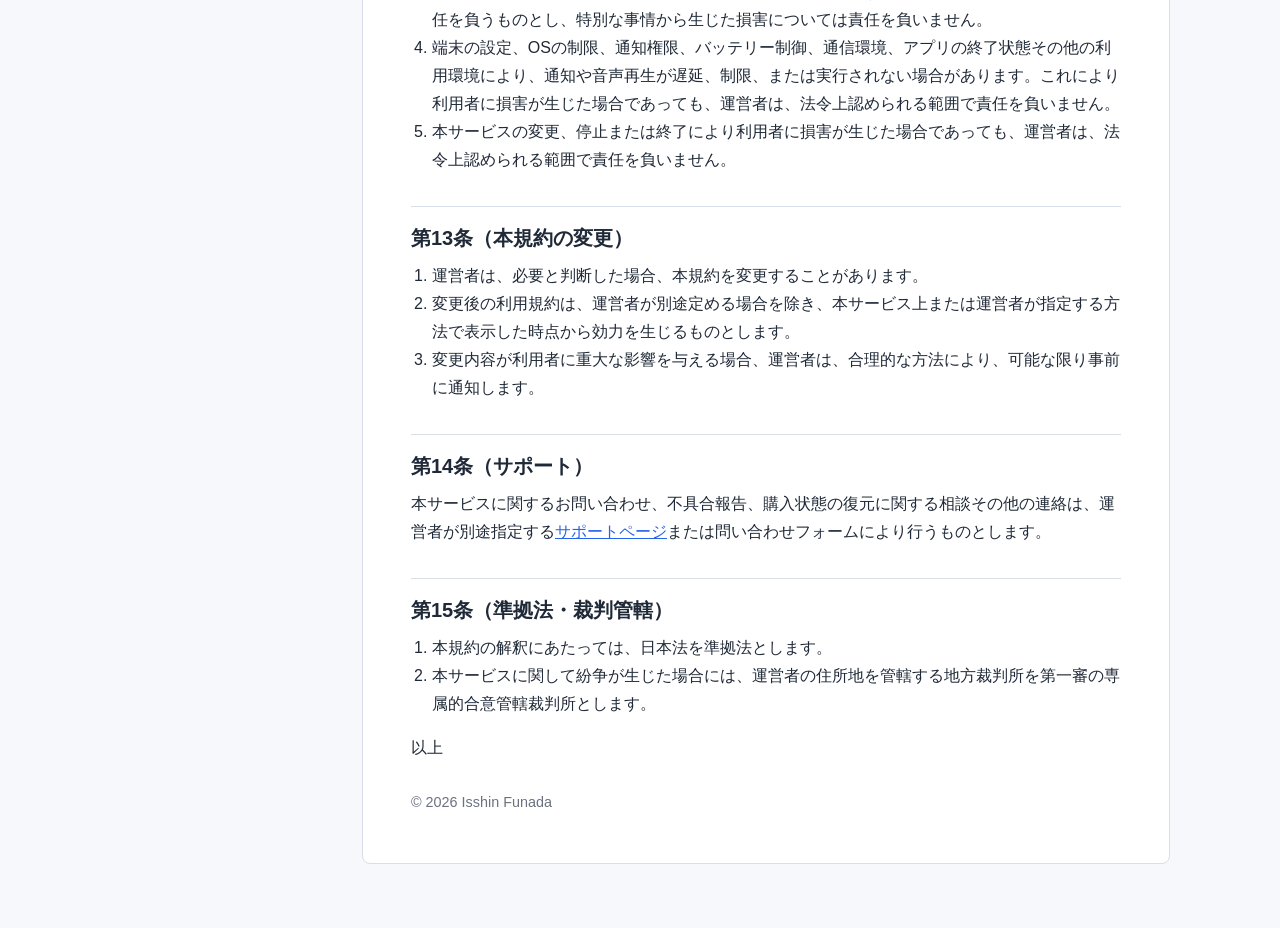
<file: guruguru-timer/legal/terms.html>
<!doctype html>
<html lang="ja">
  <head>
    <meta charset="utf-8" />
    <meta name="viewport" content="width=device-width, initial-scale=1" />
    <title>ぐるぐるタイマー 利用規約</title>
    <link rel="stylesheet" href="./styles.css" />
  </head>
  <body>
    <main>
      <div class="page-shell">
        <aside class="side-nav" aria-label="ページナビゲーション">
          <p class="side-nav-title">ぐるぐるタイマー</p>
          <ul class="side-nav-list">
            <li><a href="./index.html">TOP</a></li>
            <li><a href="./privacy.html">プライバシーポリシー</a></li>
            <li><span class="active" aria-current="page">利用規約</span></li>
            <li><a href="./commercial-transactions.html">特定商取引法に基づく表記</a></li>
            <li><a href="./support.html">サポート</a></li>
          </ul>
        </aside>

        <article>
          <h1>利用規約</h1>
          <p class="meta">最終更新日: 2026年6月7日</p>

          <h2>第1条（目的）</h2>
          <p>
            本規約は、本サービス「ぐるぐるタイマー」（以下「本サービス」といいます。）の利用条件を定めるものです。本サービスは、イヤホン利用を前提とした短時間特化型タイマーアプリであり、画面上で円を描くジェスチャーにより時間を設定し、タイマーを開始できる機能を提供します。
          </p>

          <h2>第2条（定義）</h2>
          <p>本規約において使用する用語の定義は、以下の通りとします。</p>
          <ol>
            <li>「利用者」とは、本規約に同意の上、本サービスを利用する個人または法人をいいます。</li>
            <li>「運営者」とは、本サービスを提供する「ぐるぐるタイマー」運営者をいいます。</li>
            <li>「有料機能」とは、一部のBGM機能または音声カスタマイズ機能など、利用にあたり料金が発生する機能をいいます。</li>
            <li>「アプリ内課金」とは、本サービス内で提供される有料機能の購入をいいます。</li>
          </ol>

          <h2>第3条（本サービスの概要）</h2>
          <ol>
            <li>本サービスは、仮眠、休憩、作業、移動中など、日常的な時間管理を補助する用途での利用を想定しています。</li>
            <li>タイマー実行中は残り時間を表示し、設定した時刻になると通知、アラーム音、またはバイブレーション等で知らせます。</li>
            <li>イヤホンが接続されている場合はアラーム音を再生し、イヤホンが接続されていない場合は、原則としてバイブレーション等により通知します。ただし、端末の仕様や設定により、バイブレーションが利用できない場合があります。</li>
            <li>アプリをバックグラウンドにした場合でも、OSの通知機能を利用してタイマー終了を知らせます。ただし、端末の設定、OSの制限、通知権限、バッテリー制御等により、通知や音声再生が遅延、制限、または実行されない場合があります。</li>
            <li>本サービスでは、アラーム音やBGMの選択機能を提供します。</li>
            <li>一部のBGM機能または音声カスタマイズ機能は、有料機能として提供される場合があります。</li>
            <li>本サービスは広告を表示しません。</li>
          </ol>

          <h2>第4条（利用登録）</h2>
          <p>本サービスは、ユーザー登録なしで利用できる設計を基本とします。</p>

          <h2>第5条（有料機能及びアプリ内課金）</h2>
          <ol>
            <li>一部の有料機能の利用には、アプリ内課金による購入が必要です。</li>
            <li>有料機能は、別途明示される場合を除き、App Storeの購入情報に紐づく非消耗型のアプリ内課金として提供されます。</li>
            <li>アプリ内課金の購入処理、購入状態の確認、購入履歴の復元には、RevenueCatおよびApple App Storeの決済機能を利用します。</li>
            <li>運営者は、クレジットカード番号等の決済情報を直接取得・保存しません。決済に関する情報は、Apple App Storeの規約に従って取り扱われます。</li>
            <li>利用者は、購入した有料機能の利用権を第三者に譲渡、貸与、またはその他の方法で処分することはできません。</li>
            <li>App Storeを通じた購入のキャンセルおよび返金は、Appleの定める手続きおよび判断に従います。運営者は、法令上必要な場合を除き、利用者に対して直接返金を行う義務を負いません。</li>
          </ol>

          <h2>第6条（情報の取扱い）</h2>
          <ol>
            <li>本サービスにおける利用者情報、端末情報、購入情報、分析情報その他の情報の取扱いについては、別途定めるプライバシーポリシーに従うものとします。</li>
            <li>タイマー設定や音声設定は、原則として利用者の端末内に保存され、運営者のサーバーには送信されません。ただし、品質改善、不具合調査、利用状況の把握のため、個人を直接特定しない形で操作情報等を取得する場合があります。</li>
          </ol>

          <h2>第7条（重要な用途での利用）</h2>
          <ol>
            <li>本サービスは、日常的な時間管理を補助することを目的としたアプリです。</li>
            <li>本サービスは、アラーム、目覚ましその他の用途における確実な通知を保証するものではありません。</li>
            <li>本サービスは、医療、生命・身体の安全、業務上の重要な期限管理、試験、その他通知の遅延・不達・音声再生の失敗により重大な損害が生じる用途での利用を想定していません。</li>
            <li>利用者は、本サービスの通知のみに依存せず、必要に応じて他の手段を併用するものとします。</li>
          </ol>

          <h2>第8条（対応環境）</h2>
          <p>
            本サービスの利用には、運営者が別途指定するOS、端末、通信環境その他の利用環境が必要となる場合があります。利用者の利用環境によっては、本サービスの全部または一部が正常に動作しない場合があります。
          </p>

          <h2>第9条（権利帰属）</h2>
          <p>
            本サービスに関する著作権、商標権その他一切の知的財産権は、運営者または正当な権利を有する第三者に帰属します。本規約に基づく本サービスの利用許諾は、利用者に対し、本サービスに関する知的財産権の譲渡または独占的な利用許諾を意味するものではありません。
          </p>

          <h2>第10条（禁止事項）</h2>
          <p>利用者は、本サービスの利用にあたり、以下の行為をしてはなりません。</p>
          <ol>
            <li>法令または公序良俗に違反する行為</li>
            <li>犯罪行為に関連する行為</li>
            <li>本サービスの運営を妨害するおそれのある行為</li>
            <li>本サービスの不具合を不正に利用する行為</li>
            <li>有料機能の利用権を不正に取得、共有、譲渡、または再販売する行為</li>
            <li>その他、前各号に準じ、運営者が合理的に不適切と判断する行為</li>
          </ol>

          <h2>第11条（本サービスの変更・停止・終了）</h2>
          <p>
            運営者は、運営上または技術上必要と判断した場合、本サービスの全部または一部を変更、停止、または終了することがあります。重要な変更を行う場合には、合理的な方法により利用者に周知するよう努めます。
          </p>

          <h2>第12条（免責事項）</h2>
          <ol>
            <li>運営者は、本サービスに事実上または法律上の瑕疵（安全性、信頼性、正確性、完全性、有効性、特定目的への適合性、セキュリティ等に関する欠陥、エラー、バグ、権利侵害を含みます。）がないことを保証するものではありません。</li>
            <li>運営者は、法令上認められる範囲で、本サービスの利用に起因して利用者に生じた損害について責任を負いません。</li>
            <li>前項にかかわらず、本サービスが消費者契約法に定める消費者契約に該当する場合、運営者の責任を全部免除する規定は適用されません。ただし、運営者の軽過失による債務不履行または不法行為により利用者に生じた損害について、運営者は、通常生ずべき直接かつ現実の損害に限り責任を負うものとし、特別な事情から生じた損害については責任を負いません。</li>
            <li>端末の設定、OSの制限、通知権限、バッテリー制御、通信環境、アプリの終了状態その他の利用環境により、通知や音声再生が遅延、制限、または実行されない場合があります。これにより利用者に損害が生じた場合であっても、運営者は、法令上認められる範囲で責任を負いません。</li>
            <li>本サービスの変更、停止または終了により利用者に損害が生じた場合であっても、運営者は、法令上認められる範囲で責任を負いません。</li>
          </ol>

          <h2>第13条（本規約の変更）</h2>
          <ol>
            <li>運営者は、必要と判断した場合、本規約を変更することがあります。</li>
            <li>変更後の利用規約は、運営者が別途定める場合を除き、本サービス上または運営者が指定する方法で表示した時点から効力を生じるものとします。</li>
            <li>変更内容が利用者に重大な影響を与える場合、運営者は、合理的な方法により、可能な限り事前に通知します。</li>
          </ol>

          <h2>第14条（サポート）</h2>
          <p>
            本サービスに関するお問い合わせ、不具合報告、購入状態の復元に関する相談その他の連絡は、運営者が別途指定する<a href="./support.html">サポートページ</a>または問い合わせフォームにより行うものとします。
          </p>

          <h2>第15条（準拠法・裁判管轄）</h2>
          <ol>
            <li>本規約の解釈にあたっては、日本法を準拠法とします。</li>
            <li>本サービスに関して紛争が生じた場合には、運営者の住所地を管轄する地方裁判所を第一審の専属的合意管轄裁判所とします。</li>
          </ol>

          <p>以上</p>

          <footer>© 2026 Isshin Funada</footer>
        </article>
      </div>
    </main>
  </body>
</html>
</file>
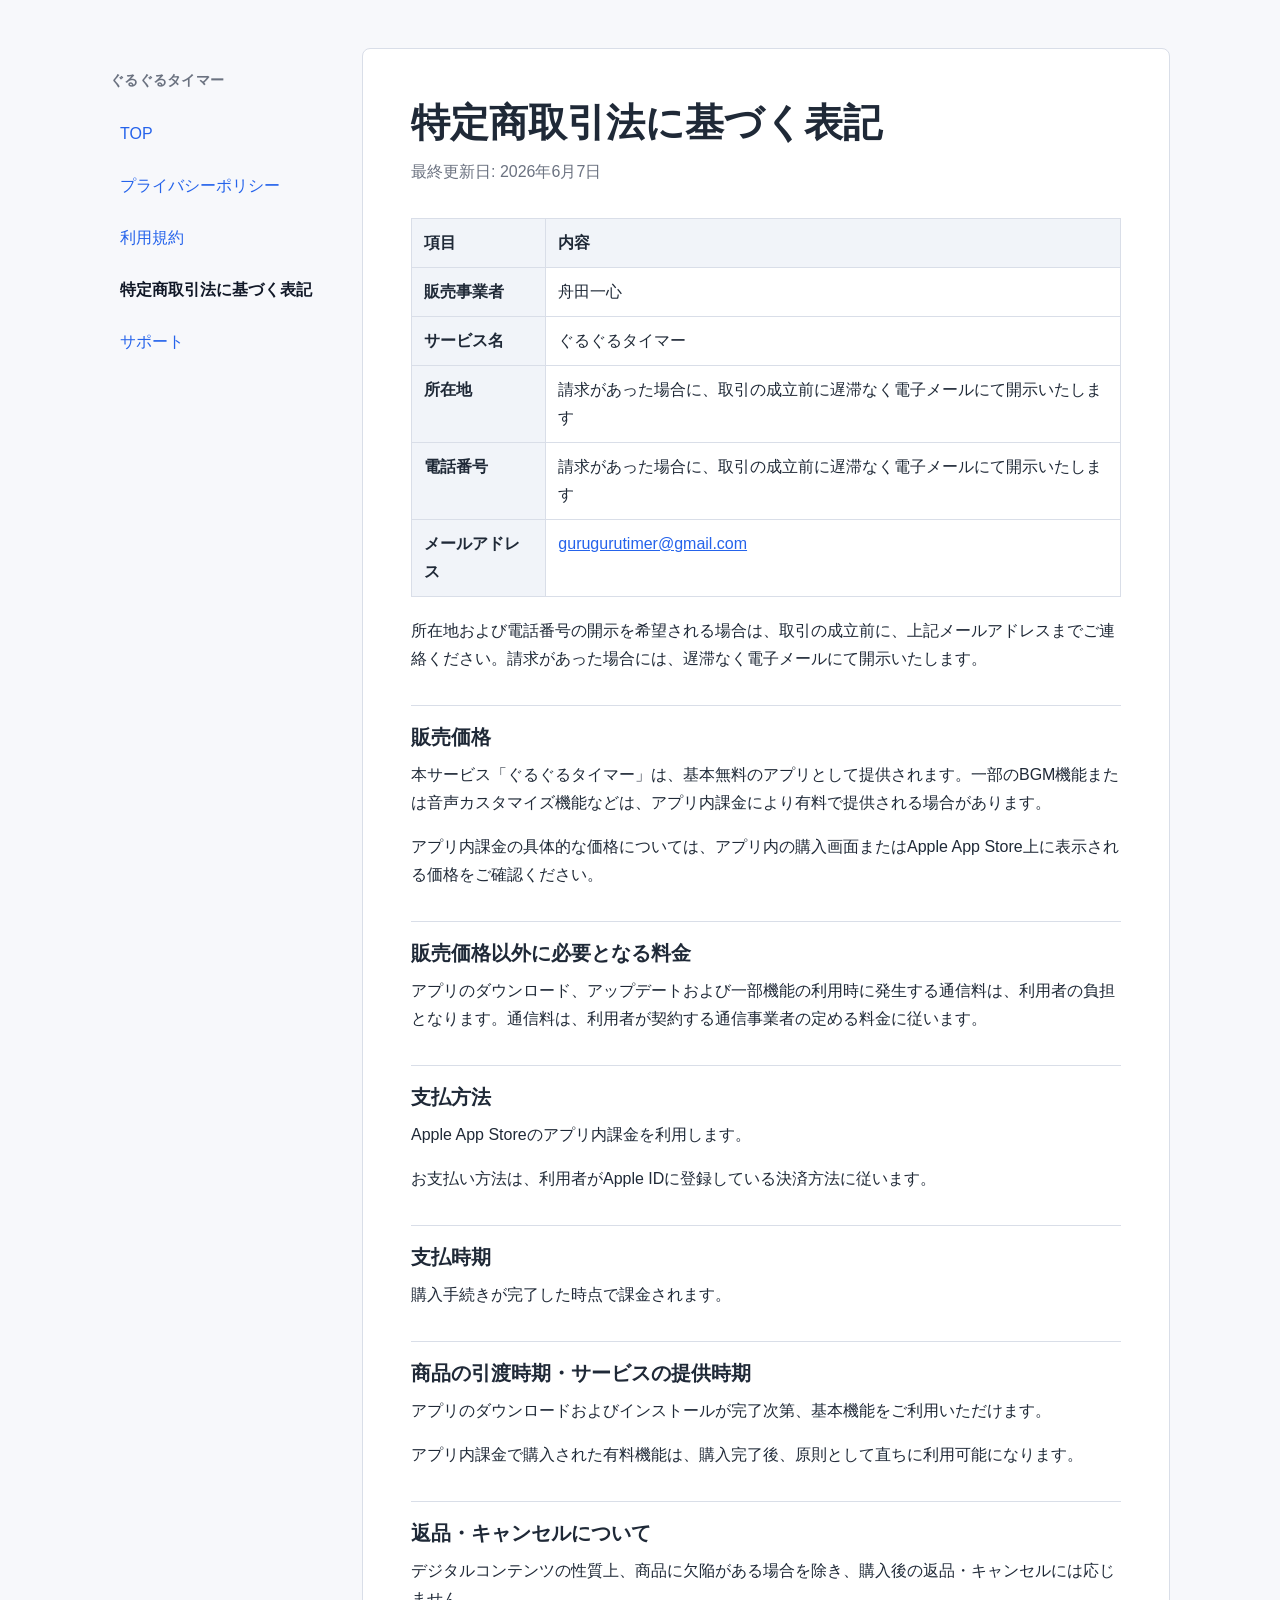
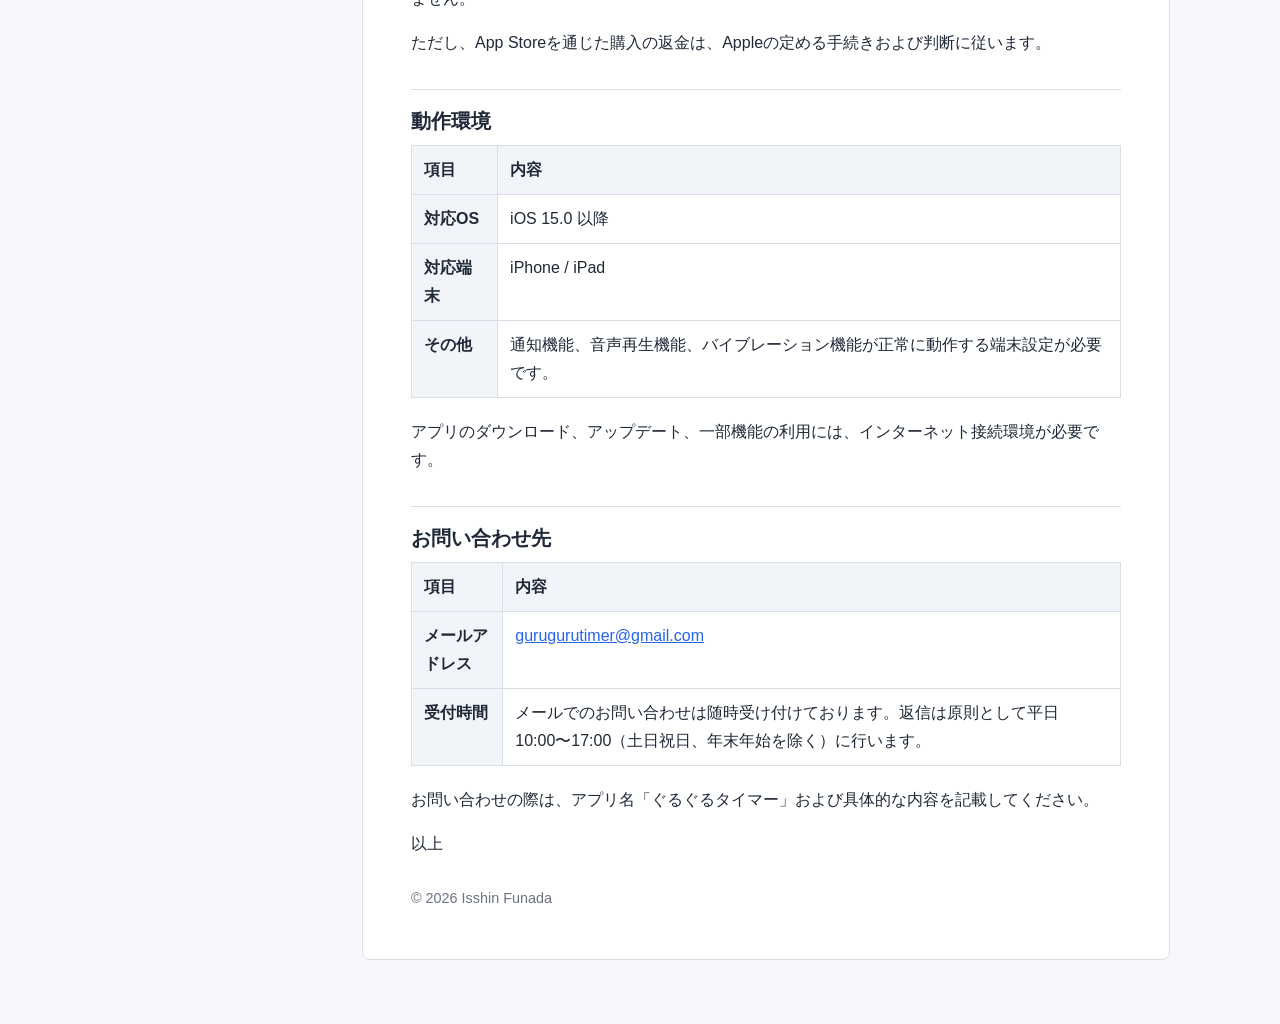
<file: products/guruguru-timer/commercial-transactions.html>
<!doctype html>
<html lang="ja">
  <head>
    <meta charset="utf-8" />
    <meta name="viewport" content="width=device-width, initial-scale=1" />
    <title>ぐるぐるタイマー 特定商取引法に基づく表記</title>
    <link rel="stylesheet" href="./styles.css?v=20260607-mobile-drawer" />
  </head>
  <body>
    <main>
      <div class="page-shell">
        <details class="mobile-nav">
          <summary>☰ メニュー</summary>
          <ul class="mobile-nav-list">
            <li><a href="./index.html">TOP</a></li>
            <li><a href="./privacy.html">プライバシーポリシー</a></li>
            <li><a href="./terms.html">利用規約</a></li>
            <li><span class="active" aria-current="page">特定商取引法に基づく表記</span></li>
            <li><a href="./support.html">サポート</a></li>
          </ul>
        </details>

        <aside class="side-nav" aria-label="ページナビゲーション">
          <p class="side-nav-title">ぐるぐるタイマー</p>
          <ul class="side-nav-list">
            <li><a href="./index.html">TOP</a></li>
            <li><a href="./privacy.html">プライバシーポリシー</a></li>
            <li><a href="./terms.html">利用規約</a></li>
            <li><span class="active" aria-current="page">特定商取引法に基づく表記</span></li>
            <li><a href="./support.html">サポート</a></li>
          </ul>
        </aside>

        <article>
          <h1>特定商取引法に基づく表記</h1>
          <p class="meta">最終更新日: 2026年6月7日</p>

          <table>
            <thead>
              <tr>
                <th>項目</th>
                <th>内容</th>
              </tr>
            </thead>
            <tbody>
              <tr>
                <th>販売事業者</th>
                <td>舟田一心</td>
              </tr>
              <tr>
                <th>サービス名</th>
                <td>ぐるぐるタイマー</td>
              </tr>
              <tr>
                <th>所在地</th>
                <td>請求があった場合に、取引の成立前に遅滞なく電子メールにて開示いたします</td>
              </tr>
              <tr>
                <th>電話番号</th>
                <td>請求があった場合に、取引の成立前に遅滞なく電子メールにて開示いたします</td>
              </tr>
              <tr>
                <th>メールアドレス</th>
                <td><a href="mailto:gurugurutimer@gmail.com">gurugurutimer@gmail.com</a></td>
              </tr>
            </tbody>
          </table>

          <p>
            所在地および電話番号の開示を希望される場合は、取引の成立前に、上記メールアドレスまでご連絡ください。請求があった場合には、遅滞なく電子メールにて開示いたします。
          </p>

          <h2>販売価格</h2>
          <p>
            本サービス「ぐるぐるタイマー」は、基本無料のアプリとして提供されます。一部のBGM機能または音声カスタマイズ機能などは、アプリ内課金により有料で提供される場合があります。
          </p>
          <p>
            アプリ内課金の具体的な価格については、アプリ内の購入画面またはApple App Store上に表示される価格をご確認ください。
          </p>

          <h2>販売価格以外に必要となる料金</h2>
          <p>
            アプリのダウンロード、アップデートおよび一部機能の利用時に発生する通信料は、利用者の負担となります。通信料は、利用者が契約する通信事業者の定める料金に従います。
          </p>

          <h2>支払方法</h2>
          <p>Apple App Storeのアプリ内課金を利用します。</p>
          <p>お支払い方法は、利用者がApple IDに登録している決済方法に従います。</p>

          <h2>支払時期</h2>
          <p>購入手続きが完了した時点で課金されます。</p>

          <h2>商品の引渡時期・サービスの提供時期</h2>
          <p>アプリのダウンロードおよびインストールが完了次第、基本機能をご利用いただけます。</p>
          <p>アプリ内課金で購入された有料機能は、購入完了後、原則として直ちに利用可能になります。</p>

          <h2>返品・キャンセルについて</h2>
          <p>デジタルコンテンツの性質上、商品に欠陥がある場合を除き、購入後の返品・キャンセルには応じません。</p>
          <p>ただし、App Storeを通じた購入の返金は、Appleの定める手続きおよび判断に従います。</p>

          <h2>動作環境</h2>
          <table>
            <thead>
              <tr>
                <th>項目</th>
                <th>内容</th>
              </tr>
            </thead>
            <tbody>
              <tr>
                <th>対応OS</th>
                <td>iOS 15.0 以降</td>
              </tr>
              <tr>
                <th>対応端末</th>
                <td>iPhone / iPad</td>
              </tr>
              <tr>
                <th>その他</th>
                <td>通知機能、音声再生機能、バイブレーション機能が正常に動作する端末設定が必要です。</td>
              </tr>
            </tbody>
          </table>
          <p>
            アプリのダウンロード、アップデート、一部機能の利用には、インターネット接続環境が必要です。
          </p>

          <h2>お問い合わせ先</h2>
          <table>
            <thead>
              <tr>
                <th>項目</th>
                <th>内容</th>
              </tr>
            </thead>
            <tbody>
              <tr>
                <th>メールアドレス</th>
                <td><a href="mailto:gurugurutimer@gmail.com">gurugurutimer@gmail.com</a></td>
              </tr>
              <tr>
                <th>受付時間</th>
                <td>メールでのお問い合わせは随時受け付けております。返信は原則として平日10:00〜17:00（土日祝日、年末年始を除く）に行います。</td>
              </tr>
            </tbody>
          </table>

          <p>お問い合わせの際は、アプリ名「ぐるぐるタイマー」および具体的な内容を記載してください。</p>

          <p>以上</p>

          <footer>© 2026 Isshin Funada</footer>
        </article>
      </div>
    </main>
  </body>
</html>
</file>
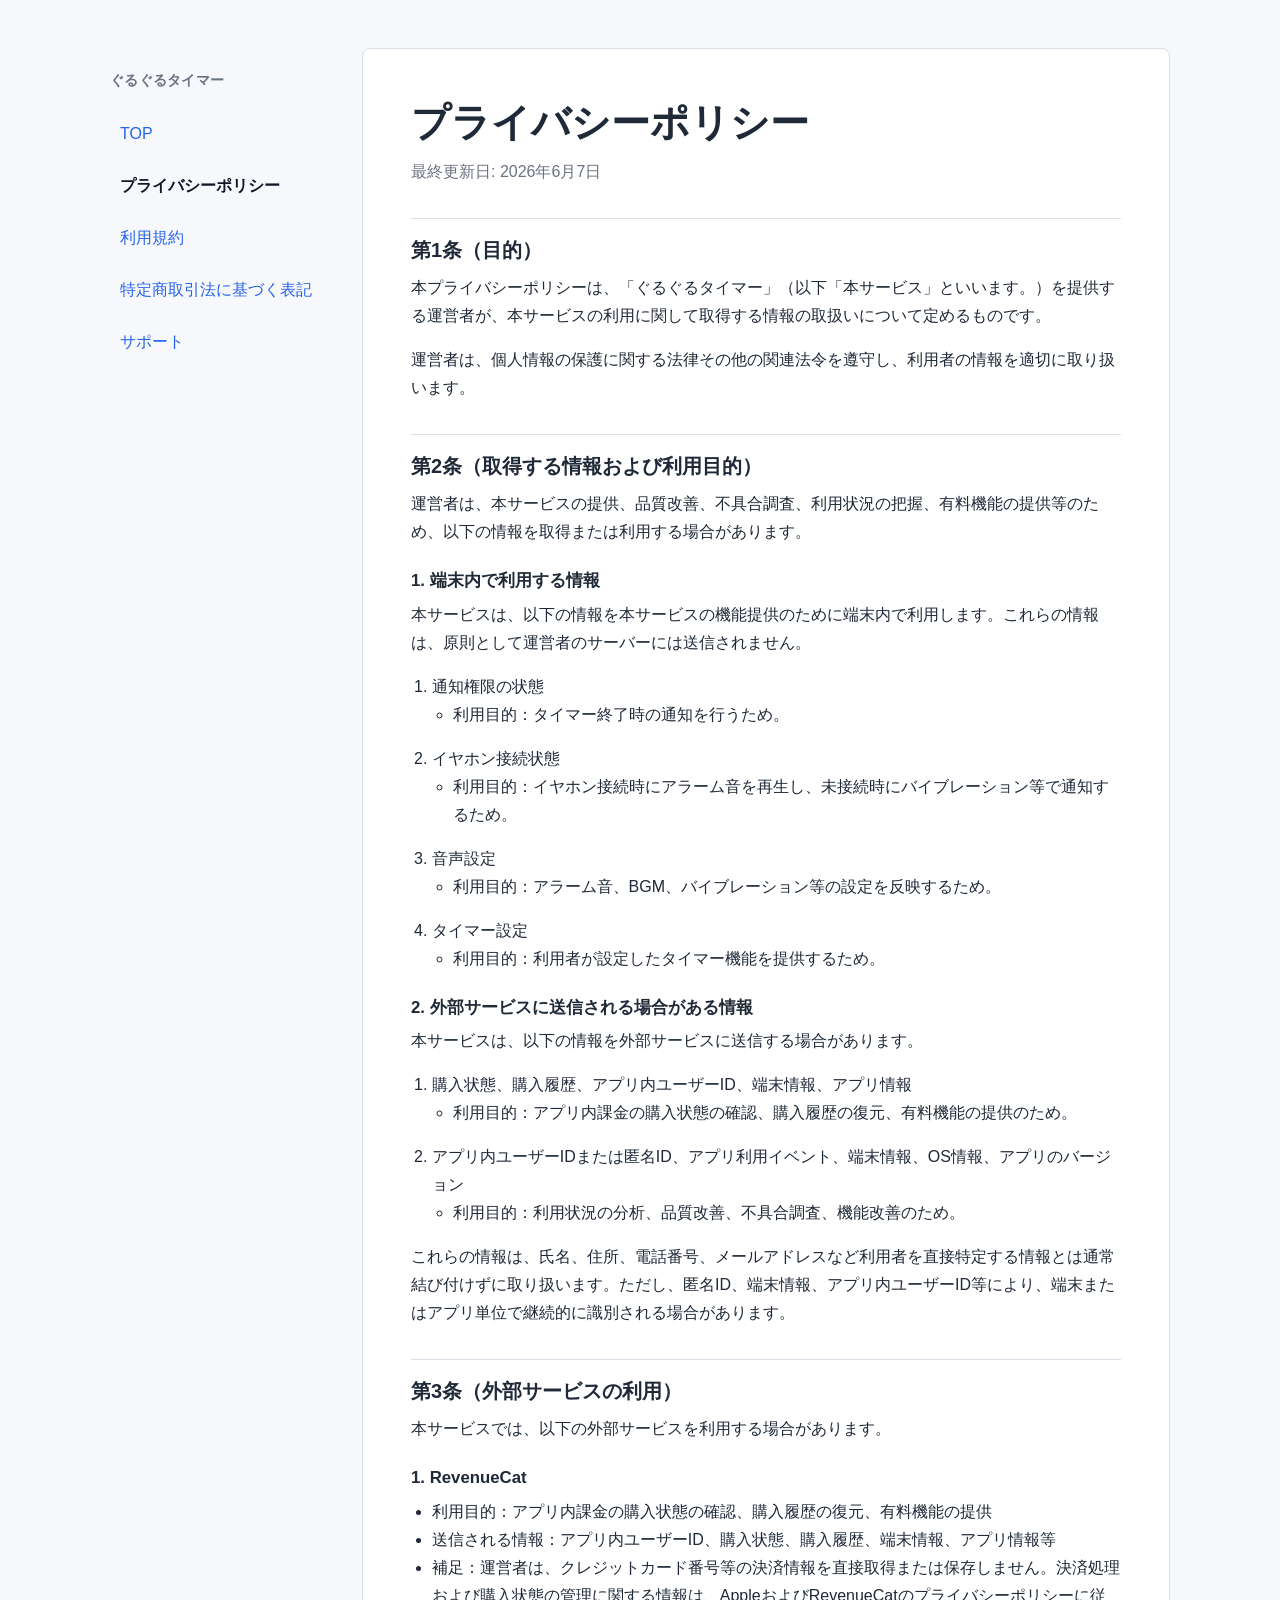
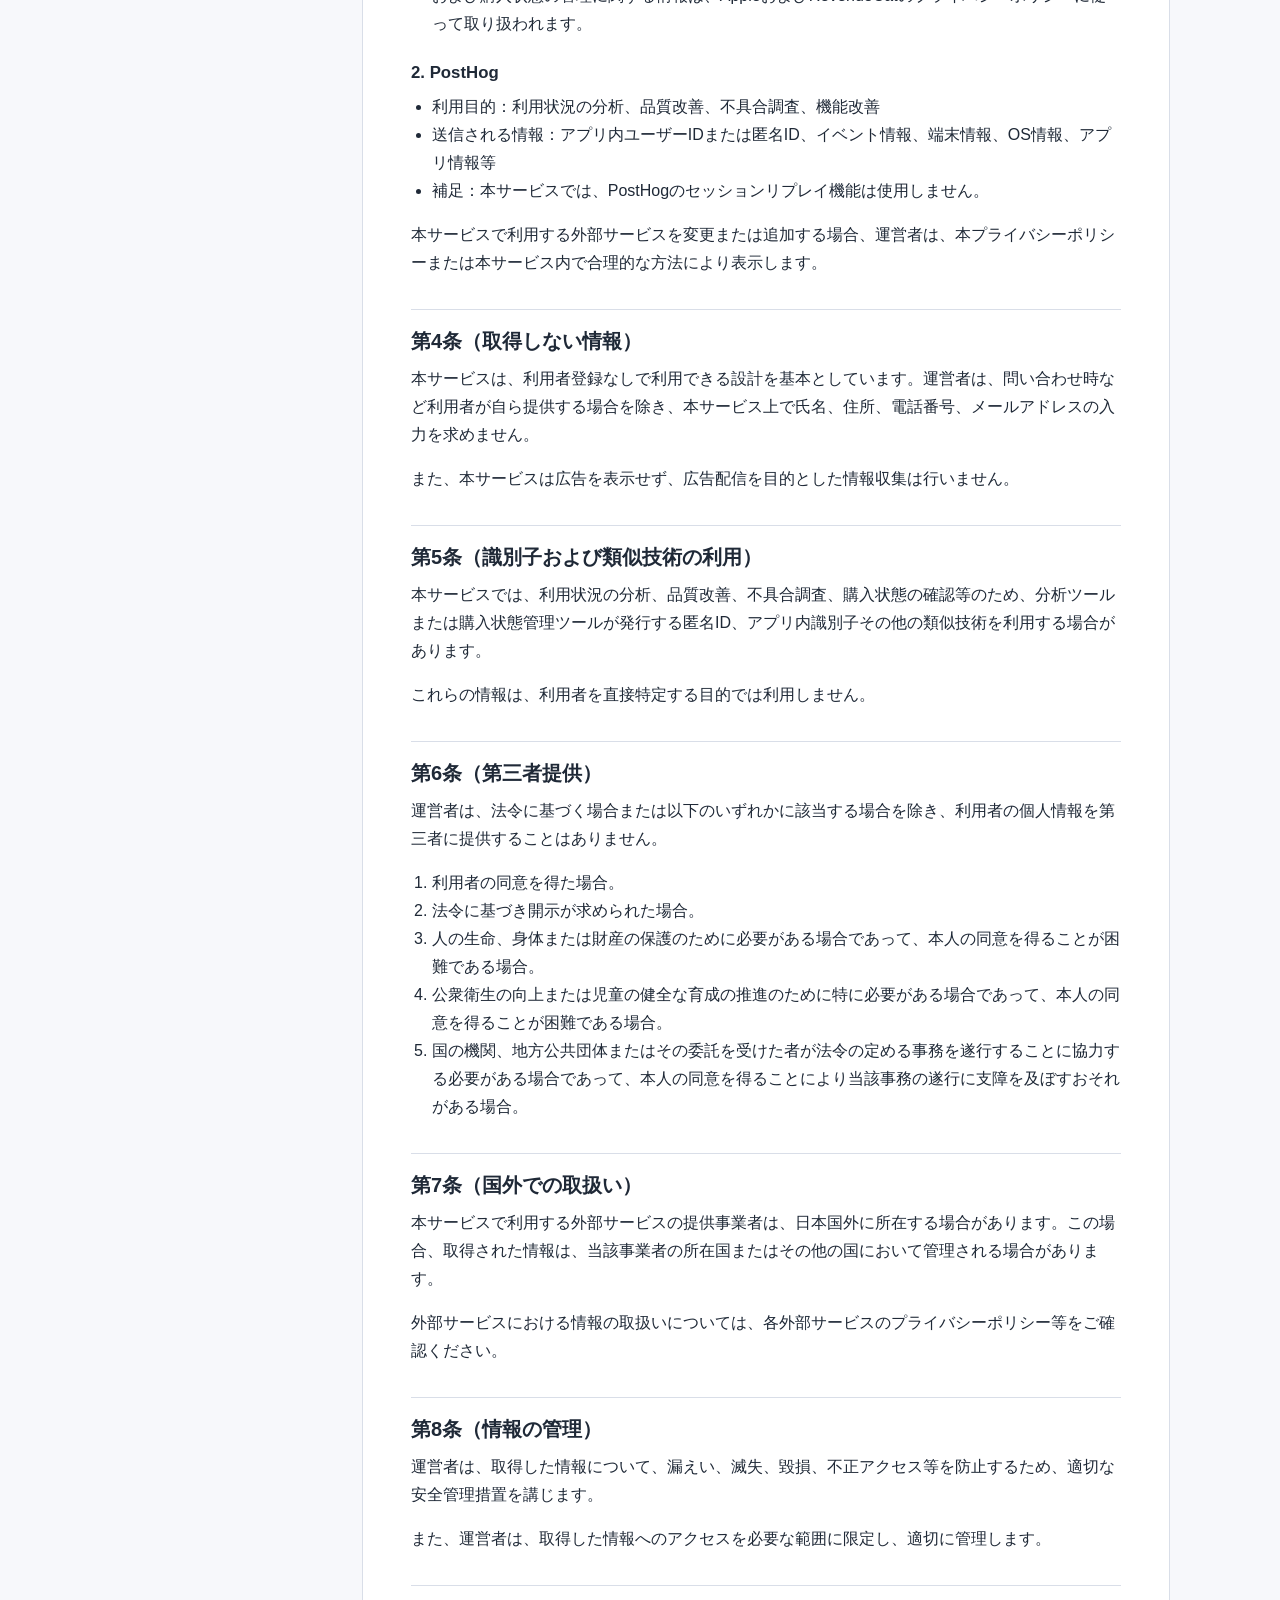
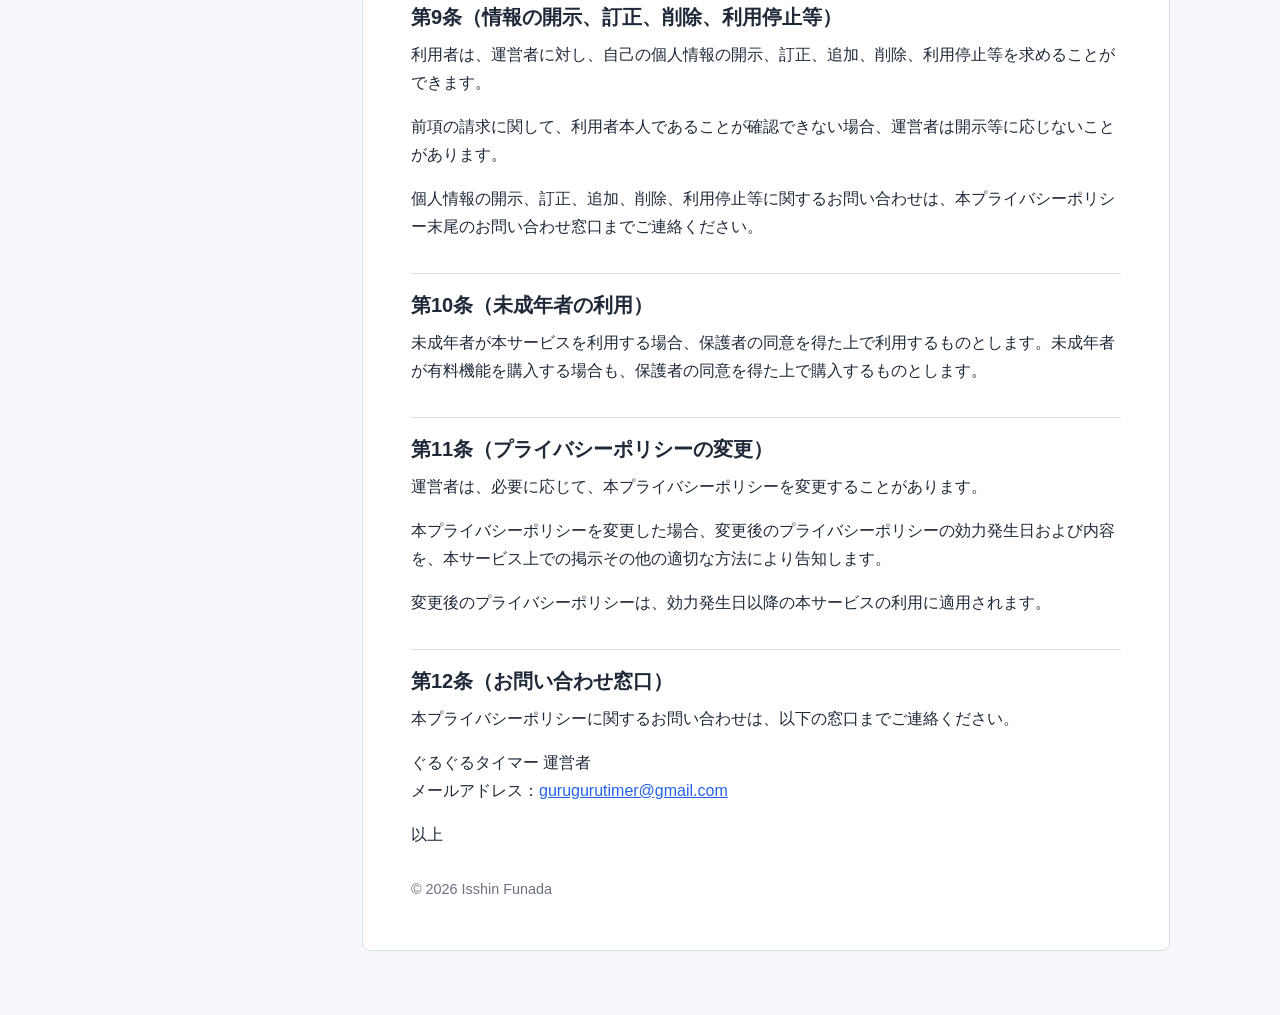
<file: products/guruguru-timer/privacy.html>
<!doctype html>
<html lang="ja">
  <head>
    <meta charset="utf-8" />
    <meta name="viewport" content="width=device-width, initial-scale=1" />
    <title>ぐるぐるタイマー プライバシーポリシー</title>
    <link rel="stylesheet" href="./styles.css?v=20260607-mobile-drawer" />
  </head>
  <body>
    <main>
      <div class="page-shell">
        <details class="mobile-nav">
          <summary>☰ メニュー</summary>
          <ul class="mobile-nav-list">
            <li><a href="./index.html">TOP</a></li>
            <li><span class="active" aria-current="page">プライバシーポリシー</span></li>
            <li><a href="./terms.html">利用規約</a></li>
            <li><a href="./commercial-transactions.html">特定商取引法に基づく表記</a></li>
            <li><a href="./support.html">サポート</a></li>
          </ul>
        </details>

        <aside class="side-nav" aria-label="ページナビゲーション">
          <p class="side-nav-title">ぐるぐるタイマー</p>
          <ul class="side-nav-list">
            <li><a href="./index.html">TOP</a></li>
            <li><span class="active" aria-current="page">プライバシーポリシー</span></li>
            <li><a href="./terms.html">利用規約</a></li>
            <li><a href="./commercial-transactions.html">特定商取引法に基づく表記</a></li>
            <li><a href="./support.html">サポート</a></li>
          </ul>
        </aside>

        <article>
          <h1>プライバシーポリシー</h1>
          <p class="meta">最終更新日: 2026年6月7日</p>

          <h2>第1条（目的）</h2>
          <p>
            本プライバシーポリシーは、「ぐるぐるタイマー」（以下「本サービス」といいます。）を提供する運営者が、本サービスの利用に関して取得する情報の取扱いについて定めるものです。
          </p>
          <p>
            運営者は、個人情報の保護に関する法律その他の関連法令を遵守し、利用者の情報を適切に取り扱います。
          </p>

          <h2>第2条（取得する情報および利用目的）</h2>
          <p>
            運営者は、本サービスの提供、品質改善、不具合調査、利用状況の把握、有料機能の提供等のため、以下の情報を取得または利用する場合があります。
          </p>

          <h3>1. 端末内で利用する情報</h3>
          <p>
            本サービスは、以下の情報を本サービスの機能提供のために端末内で利用します。これらの情報は、原則として運営者のサーバーには送信されません。
          </p>
          <ol>
            <li>
              通知権限の状態
              <ul>
                <li>利用目的：タイマー終了時の通知を行うため。</li>
              </ul>
            </li>
            <li>
              イヤホン接続状態
              <ul>
                <li>利用目的：イヤホン接続時にアラーム音を再生し、未接続時にバイブレーション等で通知するため。</li>
              </ul>
            </li>
            <li>
              音声設定
              <ul>
                <li>利用目的：アラーム音、BGM、バイブレーション等の設定を反映するため。</li>
              </ul>
            </li>
            <li>
              タイマー設定
              <ul>
                <li>利用目的：利用者が設定したタイマー機能を提供するため。</li>
              </ul>
            </li>
          </ol>

          <h3>2. 外部サービスに送信される場合がある情報</h3>
          <p>本サービスは、以下の情報を外部サービスに送信する場合があります。</p>
          <ol>
            <li>
              購入状態、購入履歴、アプリ内ユーザーID、端末情報、アプリ情報
              <ul>
                <li>利用目的：アプリ内課金の購入状態の確認、購入履歴の復元、有料機能の提供のため。</li>
              </ul>
            </li>
            <li>
              アプリ内ユーザーIDまたは匿名ID、アプリ利用イベント、端末情報、OS情報、アプリのバージョン
              <ul>
                <li>利用目的：利用状況の分析、品質改善、不具合調査、機能改善のため。</li>
              </ul>
            </li>
          </ol>
          <p>
            これらの情報は、氏名、住所、電話番号、メールアドレスなど利用者を直接特定する情報とは通常結び付けずに取り扱います。ただし、匿名ID、端末情報、アプリ内ユーザーID等により、端末またはアプリ単位で継続的に識別される場合があります。
          </p>

          <h2>第3条（外部サービスの利用）</h2>
          <p>本サービスでは、以下の外部サービスを利用する場合があります。</p>

          <h3>1. RevenueCat</h3>
          <ul>
            <li>利用目的：アプリ内課金の購入状態の確認、購入履歴の復元、有料機能の提供</li>
            <li>送信される情報：アプリ内ユーザーID、購入状態、購入履歴、端末情報、アプリ情報等</li>
            <li>補足：運営者は、クレジットカード番号等の決済情報を直接取得または保存しません。決済処理および購入状態の管理に関する情報は、AppleおよびRevenueCatのプライバシーポリシーに従って取り扱われます。</li>
          </ul>

          <h3>2. PostHog</h3>
          <ul>
            <li>利用目的：利用状況の分析、品質改善、不具合調査、機能改善</li>
            <li>送信される情報：アプリ内ユーザーIDまたは匿名ID、イベント情報、端末情報、OS情報、アプリ情報等</li>
            <li>補足：本サービスでは、PostHogのセッションリプレイ機能は使用しません。</li>
          </ul>
          <p>
            本サービスで利用する外部サービスを変更または追加する場合、運営者は、本プライバシーポリシーまたは本サービス内で合理的な方法により表示します。
          </p>

          <h2>第4条（取得しない情報）</h2>
          <p>
            本サービスは、利用者登録なしで利用できる設計を基本としています。運営者は、問い合わせ時など利用者が自ら提供する場合を除き、本サービス上で氏名、住所、電話番号、メールアドレスの入力を求めません。
          </p>
          <p>
            また、本サービスは広告を表示せず、広告配信を目的とした情報収集は行いません。
          </p>

          <h2>第5条（識別子および類似技術の利用）</h2>
          <p>
            本サービスでは、利用状況の分析、品質改善、不具合調査、購入状態の確認等のため、分析ツールまたは購入状態管理ツールが発行する匿名ID、アプリ内識別子その他の類似技術を利用する場合があります。
          </p>
          <p>これらの情報は、利用者を直接特定する目的では利用しません。</p>

          <h2>第6条（第三者提供）</h2>
          <p>
            運営者は、法令に基づく場合または以下のいずれかに該当する場合を除き、利用者の個人情報を第三者に提供することはありません。
          </p>
          <ol>
            <li>利用者の同意を得た場合。</li>
            <li>法令に基づき開示が求められた場合。</li>
            <li>人の生命、身体または財産の保護のために必要がある場合であって、本人の同意を得ることが困難である場合。</li>
            <li>公衆衛生の向上または児童の健全な育成の推進のために特に必要がある場合であって、本人の同意を得ることが困難である場合。</li>
            <li>国の機関、地方公共団体またはその委託を受けた者が法令の定める事務を遂行することに協力する必要がある場合であって、本人の同意を得ることにより当該事務の遂行に支障を及ぼすおそれがある場合。</li>
          </ol>

          <h2>第7条（国外での取扱い）</h2>
          <p>
            本サービスで利用する外部サービスの提供事業者は、日本国外に所在する場合があります。この場合、取得された情報は、当該事業者の所在国またはその他の国において管理される場合があります。
          </p>
          <p>
            外部サービスにおける情報の取扱いについては、各外部サービスのプライバシーポリシー等をご確認ください。
          </p>

          <h2>第8条（情報の管理）</h2>
          <p>
            運営者は、取得した情報について、漏えい、滅失、毀損、不正アクセス等を防止するため、適切な安全管理措置を講じます。
          </p>
          <p>
            また、運営者は、取得した情報へのアクセスを必要な範囲に限定し、適切に管理します。
          </p>

          <h2>第9条（情報の開示、訂正、削除、利用停止等）</h2>
          <p>
            利用者は、運営者に対し、自己の個人情報の開示、訂正、追加、削除、利用停止等を求めることができます。
          </p>
          <p>
            前項の請求に関して、利用者本人であることが確認できない場合、運営者は開示等に応じないことがあります。
          </p>
          <p>
            個人情報の開示、訂正、追加、削除、利用停止等に関するお問い合わせは、本プライバシーポリシー末尾のお問い合わせ窓口までご連絡ください。
          </p>

          <h2>第10条（未成年者の利用）</h2>
          <p>
            未成年者が本サービスを利用する場合、保護者の同意を得た上で利用するものとします。未成年者が有料機能を購入する場合も、保護者の同意を得た上で購入するものとします。
          </p>

          <h2>第11条（プライバシーポリシーの変更）</h2>
          <p>運営者は、必要に応じて、本プライバシーポリシーを変更することがあります。</p>
          <p>
            本プライバシーポリシーを変更した場合、変更後のプライバシーポリシーの効力発生日および内容を、本サービス上での掲示その他の適切な方法により告知します。
          </p>
          <p>
            変更後のプライバシーポリシーは、効力発生日以降の本サービスの利用に適用されます。
          </p>

          <h2>第12条（お問い合わせ窓口）</h2>
          <p>
            本プライバシーポリシーに関するお問い合わせは、以下の窓口までご連絡ください。
          </p>
          <p>
            ぐるぐるタイマー 運営者<br />
            メールアドレス：<a href="mailto:gurugurutimer@gmail.com">gurugurutimer@gmail.com</a>
          </p>

          <p>以上</p>

          <footer>© 2026 Isshin Funada</footer>
        </article>
      </div>
    </main>
  </body>
</html>
</file>
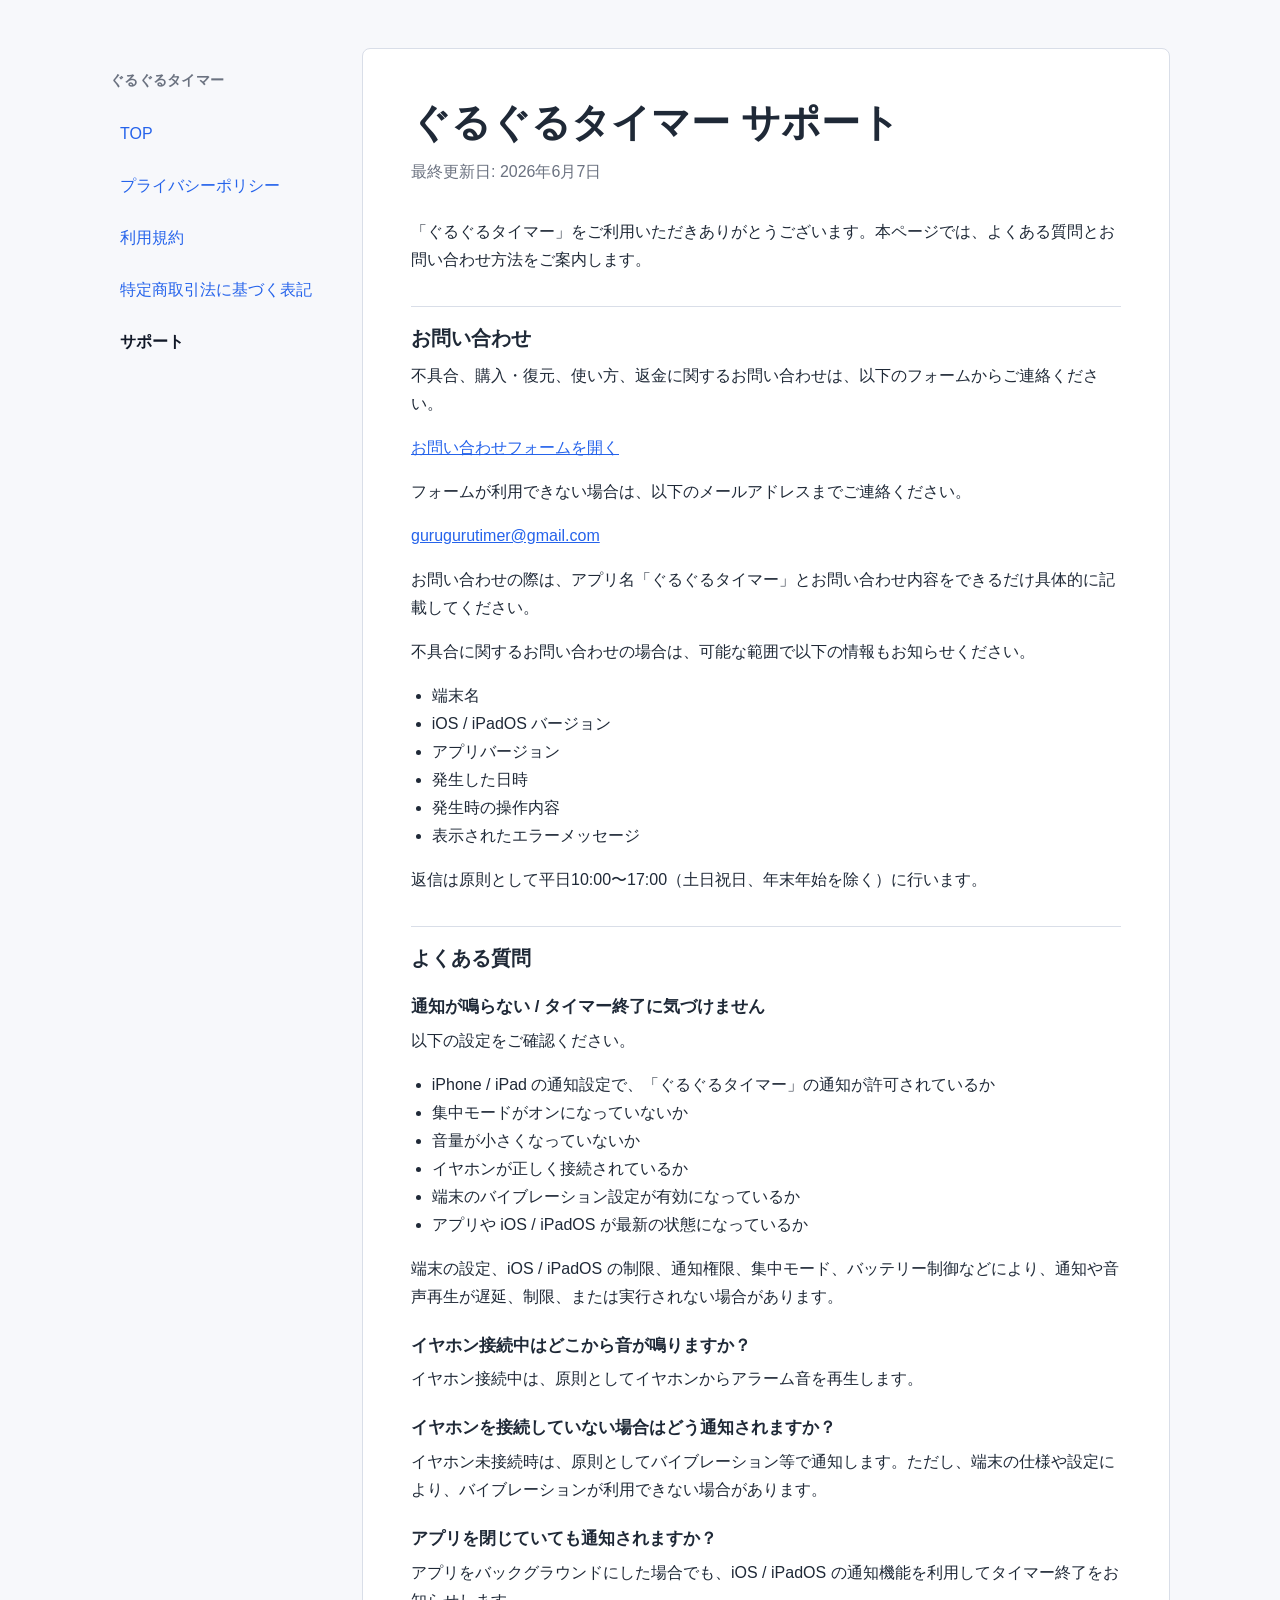
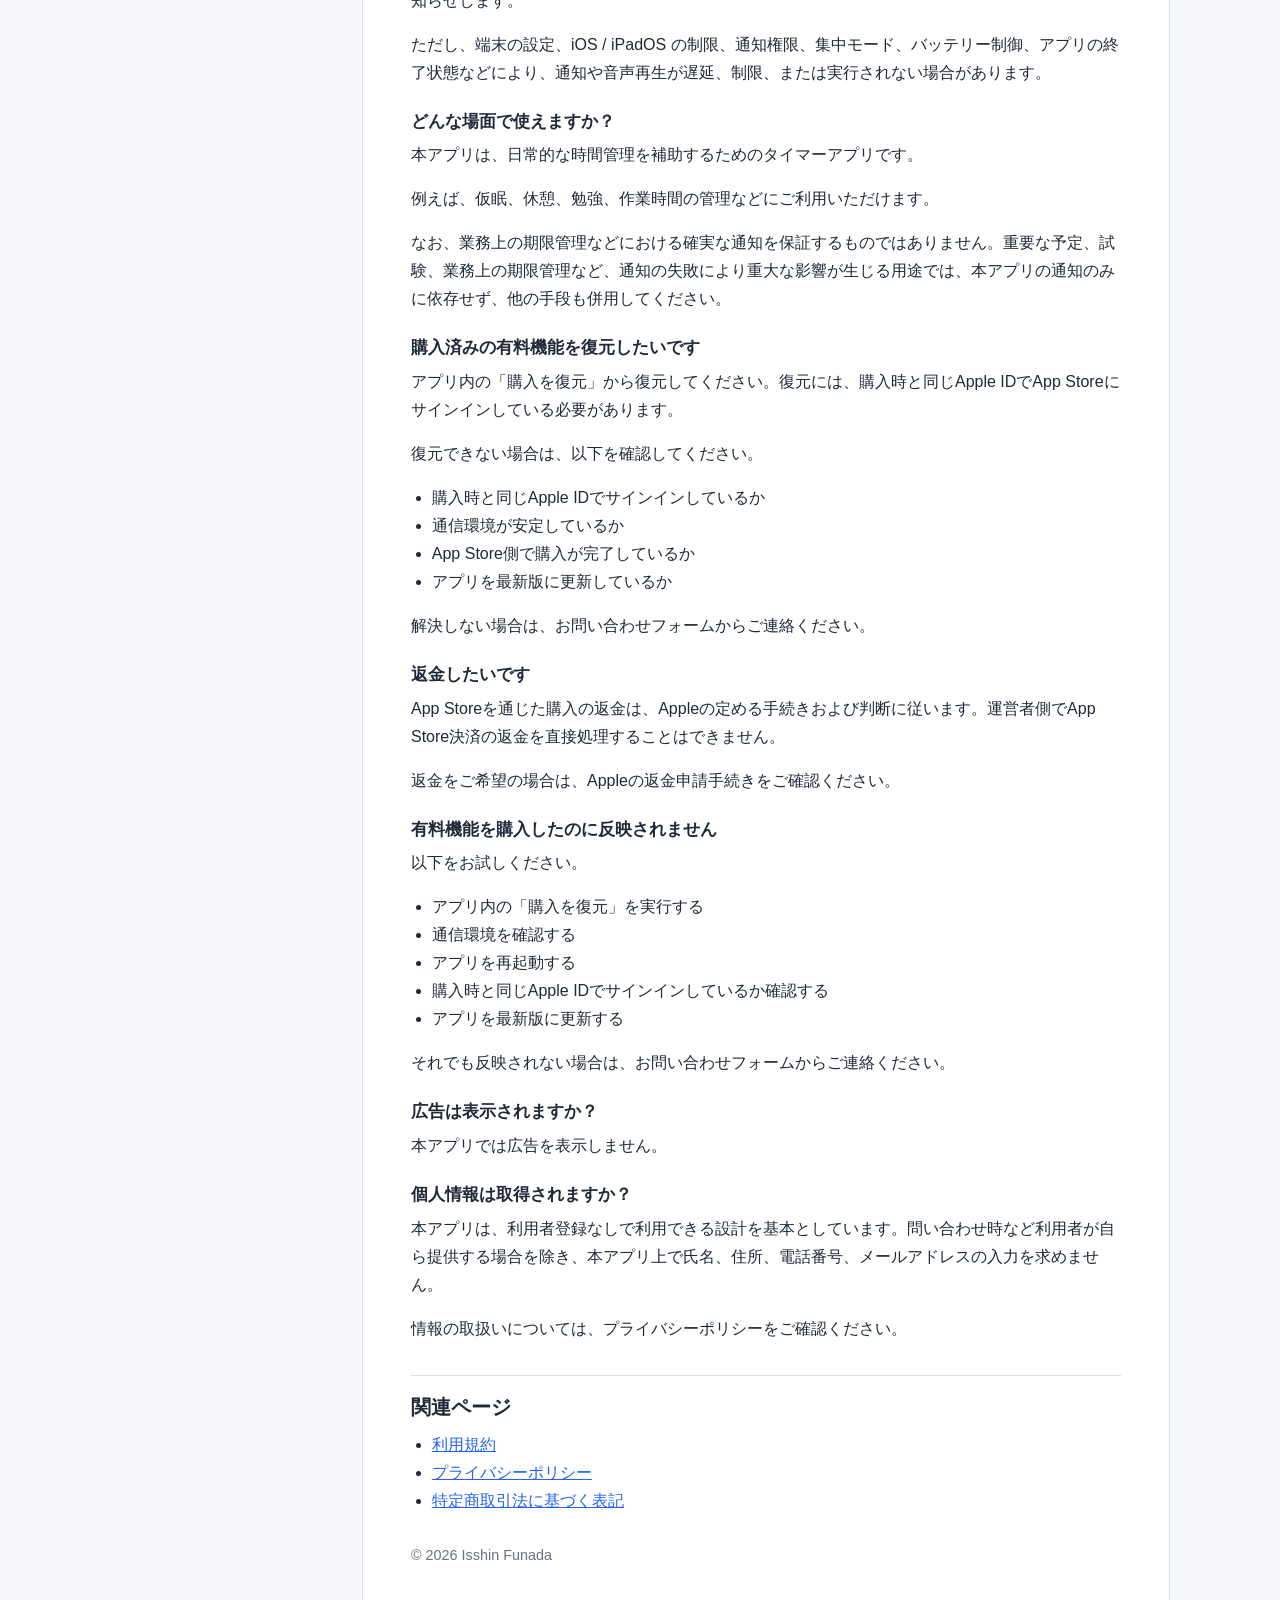
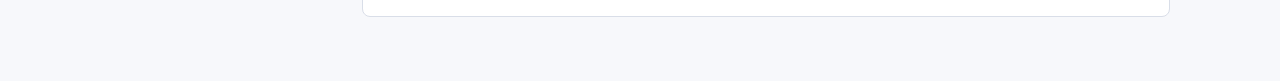
<file: products/guruguru-timer/support.html>
<!doctype html>
<html lang="ja">
  <head>
    <meta charset="utf-8" />
    <meta name="viewport" content="width=device-width, initial-scale=1" />
    <title>ぐるぐるタイマー サポート</title>
    <link rel="stylesheet" href="./styles.css?v=20260607-mobile-drawer" />
  </head>
  <body>
    <main>
      <div class="page-shell">
        <details class="mobile-nav">
          <summary>☰ メニュー</summary>
          <ul class="mobile-nav-list">
            <li><a href="./index.html">TOP</a></li>
            <li><a href="./privacy.html">プライバシーポリシー</a></li>
            <li><a href="./terms.html">利用規約</a></li>
            <li><a href="./commercial-transactions.html">特定商取引法に基づく表記</a></li>
            <li><span class="active" aria-current="page">サポート</span></li>
          </ul>
        </details>

        <aside class="side-nav" aria-label="ページナビゲーション">
          <p class="side-nav-title">ぐるぐるタイマー</p>
          <ul class="side-nav-list">
            <li><a href="./index.html">TOP</a></li>
            <li><a href="./privacy.html">プライバシーポリシー</a></li>
            <li><a href="./terms.html">利用規約</a></li>
            <li><a href="./commercial-transactions.html">特定商取引法に基づく表記</a></li>
            <li><span class="active" aria-current="page">サポート</span></li>
          </ul>
        </aside>

        <article>
          <h1>ぐるぐるタイマー サポート</h1>
          <p class="meta">最終更新日: 2026年6月7日</p>

          <p>
            「ぐるぐるタイマー」をご利用いただきありがとうございます。本ページでは、よくある質問とお問い合わせ方法をご案内します。
          </p>

          <h2>お問い合わせ</h2>
          <p>
            不具合、購入・復元、使い方、返金に関するお問い合わせは、以下のフォームからご連絡ください。
          </p>
          <p>
            <a href="https://tally.so/r/XxQReP">お問い合わせフォームを開く</a>
          </p>
          <p>
            フォームが利用できない場合は、以下のメールアドレスまでご連絡ください。
          </p>
          <p>
            <a href="mailto:gurugurutimer@gmail.com">gurugurutimer@gmail.com</a>
          </p>
          <p>
            お問い合わせの際は、アプリ名「ぐるぐるタイマー」とお問い合わせ内容をできるだけ具体的に記載してください。
          </p>
          <p>
            不具合に関するお問い合わせの場合は、可能な範囲で以下の情報もお知らせください。
          </p>
          <ul>
            <li>端末名</li>
            <li>iOS / iPadOS バージョン</li>
            <li>アプリバージョン</li>
            <li>発生した日時</li>
            <li>発生時の操作内容</li>
            <li>表示されたエラーメッセージ</li>
          </ul>
          <p>
            返信は原則として平日10:00〜17:00（土日祝日、年末年始を除く）に行います。
          </p>

          <h2>よくある質問</h2>

          <h3>通知が鳴らない / タイマー終了に気づけません</h3>
          <p>以下の設定をご確認ください。</p>
          <ul>
            <li>iPhone / iPad の通知設定で、「ぐるぐるタイマー」の通知が許可されているか</li>
            <li>集中モードがオンになっていないか</li>
            <li>音量が小さくなっていないか</li>
            <li>イヤホンが正しく接続されているか</li>
            <li>端末のバイブレーション設定が有効になっているか</li>
            <li>アプリや iOS / iPadOS が最新の状態になっているか</li>
          </ul>
          <p>
            端末の設定、iOS / iPadOS の制限、通知権限、集中モード、バッテリー制御などにより、通知や音声再生が遅延、制限、または実行されない場合があります。
          </p>

          <h3>イヤホン接続中はどこから音が鳴りますか？</h3>
          <p>イヤホン接続中は、原則としてイヤホンからアラーム音を再生します。</p>

          <h3>イヤホンを接続していない場合はどう通知されますか？</h3>
          <p>
            イヤホン未接続時は、原則としてバイブレーション等で通知します。ただし、端末の仕様や設定により、バイブレーションが利用できない場合があります。
          </p>

          <h3>アプリを閉じていても通知されますか？</h3>
          <p>
            アプリをバックグラウンドにした場合でも、iOS / iPadOS の通知機能を利用してタイマー終了をお知らせします。
          </p>
          <p>
            ただし、端末の設定、iOS / iPadOS の制限、通知権限、集中モード、バッテリー制御、アプリの終了状態などにより、通知や音声再生が遅延、制限、または実行されない場合があります。
          </p>

          <h3>どんな場面で使えますか？</h3>
          <p>本アプリは、日常的な時間管理を補助するためのタイマーアプリです。</p>
          <p>例えば、仮眠、休憩、勉強、作業時間の管理などにご利用いただけます。</p>
          <p>
            なお、業務上の期限管理などにおける確実な通知を保証するものではありません。重要な予定、試験、業務上の期限管理など、通知の失敗により重大な影響が生じる用途では、本アプリの通知のみに依存せず、他の手段も併用してください。
          </p>

          <h3>購入済みの有料機能を復元したいです</h3>
          <p>
            アプリ内の「購入を復元」から復元してください。復元には、購入時と同じApple IDでApp Storeにサインインしている必要があります。
          </p>
          <p>復元できない場合は、以下を確認してください。</p>
          <ul>
            <li>購入時と同じApple IDでサインインしているか</li>
            <li>通信環境が安定しているか</li>
            <li>App Store側で購入が完了しているか</li>
            <li>アプリを最新版に更新しているか</li>
          </ul>
          <p>解決しない場合は、お問い合わせフォームからご連絡ください。</p>

          <h3>返金したいです</h3>
          <p>
            App Storeを通じた購入の返金は、Appleの定める手続きおよび判断に従います。運営者側でApp Store決済の返金を直接処理することはできません。
          </p>
          <p>返金をご希望の場合は、Appleの返金申請手続きをご確認ください。</p>

          <h3>有料機能を購入したのに反映されません</h3>
          <p>以下をお試しください。</p>
          <ul>
            <li>アプリ内の「購入を復元」を実行する</li>
            <li>通信環境を確認する</li>
            <li>アプリを再起動する</li>
            <li>購入時と同じApple IDでサインインしているか確認する</li>
            <li>アプリを最新版に更新する</li>
          </ul>
          <p>それでも反映されない場合は、お問い合わせフォームからご連絡ください。</p>

          <h3>広告は表示されますか？</h3>
          <p>本アプリでは広告を表示しません。</p>

          <h3>個人情報は取得されますか？</h3>
          <p>
            本アプリは、利用者登録なしで利用できる設計を基本としています。問い合わせ時など利用者が自ら提供する場合を除き、本アプリ上で氏名、住所、電話番号、メールアドレスの入力を求めません。
          </p>
          <p>情報の取扱いについては、プライバシーポリシーをご確認ください。</p>

          <h2>関連ページ</h2>
          <ul>
            <li><a href="./terms.html">利用規約</a></li>
            <li><a href="./privacy.html">プライバシーポリシー</a></li>
            <li><a href="./commercial-transactions.html">特定商取引法に基づく表記</a></li>
          </ul>

          <footer>© 2026 Isshin Funada</footer>
        </article>
      </div>
    </main>
  </body>
</html>
</file>
<file: guruguru-timer/legal/styles.css>
:root {
  color-scheme: light;
  --background: #f7f8fb;
  --surface: #ffffff;
  --text: #1f2937;
  --muted: #6b7280;
  --border: #d9dee8;
  --accent: #2563eb;
}

* {
  box-sizing: border-box;
}

body {
  margin: 0;
  background: var(--background);
  color: var(--text);
  font-family:
    -apple-system, BlinkMacSystemFont, "Helvetica Neue", "Yu Gothic",
    "YuGothic", "Hiragino Kaku Gothic ProN", Meiryo, sans-serif;
  line-height: 1.75;
}

main {
  width: min(1060px, calc(100% - 32px));
  margin: 0 auto;
  padding: 48px 0 64px;
}

.page-shell {
  display: grid;
  grid-template-columns: 220px minmax(0, 1fr);
  gap: 32px;
  align-items: start;
}

.side-nav {
  position: sticky;
  top: 32px;
  padding: 20px 0;
}

.side-nav-title {
  margin: 0 0 18px;
  color: var(--muted);
  font-size: 0.9rem;
  font-weight: 700;
  letter-spacing: 0.02em;
}

.side-nav-list {
  display: grid;
  gap: 6px;
  margin: 0;
  padding: 0;
  list-style: none;
}

.side-nav a,
.side-nav .active {
  display: block;
  border-radius: 6px;
  padding: 9px 10px;
  text-decoration: none;
}

.side-nav a {
  color: var(--accent);
}

.side-nav a:hover {
  background: #eef4ff;
}

.side-nav .active {
  color: #111827;
  font-weight: 700;
  cursor: default;
}

article {
  background: var(--surface);
  border: 1px solid var(--border);
  border-radius: 8px;
  padding: clamp(24px, 5vw, 48px);
}

h1,
h2,
h3 {
  line-height: 1.35;
}

h1 {
  margin: 0 0 8px;
  font-size: clamp(1.8rem, 4vw, 2.45rem);
}

h2 {
  margin: 32px 0 10px;
  padding-top: 18px;
  border-top: 1px solid var(--border);
  font-size: 1.25rem;
}

h3 {
  margin: 24px 0 8px;
  font-size: 1.05rem;
}

p,
ul,
ol {
  margin: 0 0 16px;
}

ul,
ol {
  padding-left: 1.3em;
}

table {
  width: 100%;
  margin: 0 0 20px;
  border-collapse: collapse;
}

th,
td {
  border: 1px solid var(--border);
  padding: 10px 12px;
  text-align: left;
  vertical-align: top;
}

th {
  background: #f1f4f9;
  font-weight: 700;
}

a {
  color: var(--accent);
}

.meta {
  margin-bottom: 32px;
  color: var(--muted);
}

.note {
  background: #eef4ff;
  border: 1px solid #c8d9ff;
  border-radius: 8px;
  padding: 14px 16px;
}

footer {
  margin-top: 28px;
  color: var(--muted);
  font-size: 0.9rem;
}

@media (max-width: 760px) {
  main {
    width: min(100% - 24px, 640px);
    padding: 20px 0 40px;
  }

  .page-shell {
    grid-template-columns: 1fr;
    gap: 16px;
  }

  .side-nav {
    position: static;
    padding: 0;
  }

  .side-nav-list {
    grid-template-columns: repeat(2, minmax(0, 1fr));
  }

  .side-nav a,
  .side-nav .active {
    border: 1px solid var(--border);
    background: var(--surface);
    text-align: center;
  }
}
</file>
<file: products/guruguru-timer/styles.css>
:root {
  color-scheme: light;
  --background: #f7f8fb;
  --surface: #ffffff;
  --text: #1f2937;
  --muted: #6b7280;
  --border: #d9dee8;
  --accent: #2563eb;
}

* {
  box-sizing: border-box;
}

body {
  margin: 0;
  background: var(--background);
  color: var(--text);
  font-family:
    -apple-system, BlinkMacSystemFont, "Helvetica Neue", "Yu Gothic",
    "YuGothic", "Hiragino Kaku Gothic ProN", Meiryo, sans-serif;
  line-height: 1.75;
}

main {
  width: min(1060px, calc(100% - 32px));
  margin: 0 auto;
  padding: 48px 0 64px;
}

.page-shell {
  display: grid;
  grid-template-columns: 220px minmax(0, 1fr);
  gap: 32px;
  align-items: start;
}

.side-nav {
  position: sticky;
  top: 32px;
  padding: 20px 0;
}

.side-nav-title {
  margin: 0 0 18px;
  color: var(--muted);
  font-size: 0.9rem;
  font-weight: 700;
  letter-spacing: 0.02em;
}

.side-nav-list {
  display: grid;
  gap: 6px;
  margin: 0;
  padding: 0;
  list-style: none;
}

.side-nav a,
.side-nav .active {
  display: block;
  border-radius: 6px;
  padding: 9px 10px;
  text-decoration: none;
}

.side-nav a {
  color: var(--accent);
}

.side-nav a:hover {
  background: #eef4ff;
}

.side-nav .active {
  color: #111827;
  font-weight: 700;
  cursor: default;
}

.mobile-nav {
  display: none;
}

article {
  background: var(--surface);
  border: 1px solid var(--border);
  border-radius: 8px;
  padding: clamp(24px, 5vw, 48px);
}

h1,
h2,
h3 {
  line-height: 1.35;
}

h1 {
  margin: 0 0 8px;
  font-size: clamp(1.8rem, 4vw, 2.45rem);
}

h2 {
  margin: 32px 0 10px;
  padding-top: 18px;
  border-top: 1px solid var(--border);
  font-size: 1.25rem;
}

h3 {
  margin: 24px 0 8px;
  font-size: 1.05rem;
}

p,
ul,
ol {
  margin: 0 0 16px;
}

ul,
ol {
  padding-left: 1.3em;
}

table {
  width: 100%;
  margin: 0 0 20px;
  border-collapse: collapse;
}

th,
td {
  border: 1px solid var(--border);
  padding: 10px 12px;
  text-align: left;
  vertical-align: top;
}

th {
  background: #f1f4f9;
  font-weight: 700;
}

a {
  color: var(--accent);
}

.meta {
  margin-bottom: 32px;
  color: var(--muted);
}

.note {
  background: #eef4ff;
  border: 1px solid #c8d9ff;
  border-radius: 8px;
  padding: 14px 16px;
}

footer {
  margin-top: 28px;
  color: var(--muted);
  font-size: 0.9rem;
}

@media (max-width: 760px) {
  main {
    width: min(100% - 18px, 640px);
    padding: 12px 0 40px;
  }

  .page-shell {
    grid-template-columns: 1fr;
    gap: 12px;
  }

  .side-nav {
    display: none;
  }

  .mobile-nav {
    display: block;
    position: relative;
    z-index: 10;
  }

  .mobile-nav summary {
    position: relative;
    z-index: 12;
    display: inline-flex;
    align-items: center;
    gap: 8px;
    min-height: 40px;
    border: 1px solid var(--border);
    border-radius: 8px;
    background: var(--surface);
    padding: 8px 12px;
    color: #111827;
    font-weight: 700;
    cursor: pointer;
    list-style: none;
  }

  .mobile-nav summary::-webkit-details-marker {
    display: none;
  }

  .mobile-nav[open]::before {
    position: fixed;
    inset: 0;
    z-index: 10;
    background: rgba(17, 24, 39, 0.46);
    content: "";
  }

  .mobile-nav[open] summary {
    position: fixed;
    top: 14px;
    left: 14px;
    z-index: 12;
  }

  .mobile-nav-list {
    position: fixed;
    top: 0;
    bottom: 0;
    left: 0;
    z-index: 11;
    display: grid;
    align-content: start;
    width: min(82vw, 320px);
    gap: 8px;
    margin: 0;
    padding: 72px 18px 18px;
    border-right: 1px solid var(--border);
    background: var(--surface);
    box-shadow: 16px 0 40px rgba(17, 24, 39, 0.18);
    list-style: none;
    transform: translateX(-105%);
    transition: transform 180ms ease;
  }

  .mobile-nav[open] .mobile-nav-list {
    transform: translateX(0);
  }

  .mobile-nav a,
  .mobile-nav .active {
    display: block;
    border: 1px solid var(--border);
    border-radius: 8px;
    background: var(--surface);
    padding: 9px 12px;
    text-decoration: none;
  }

  .mobile-nav .active {
    color: #111827;
    font-weight: 700;
    cursor: default;
  }

  article {
    padding: 20px;
    overflow-wrap: anywhere;
  }

  h1 {
    font-size: 1.55rem;
  }

  table {
    display: block;
    overflow-x: auto;
    white-space: nowrap;
  }
}
</file>
